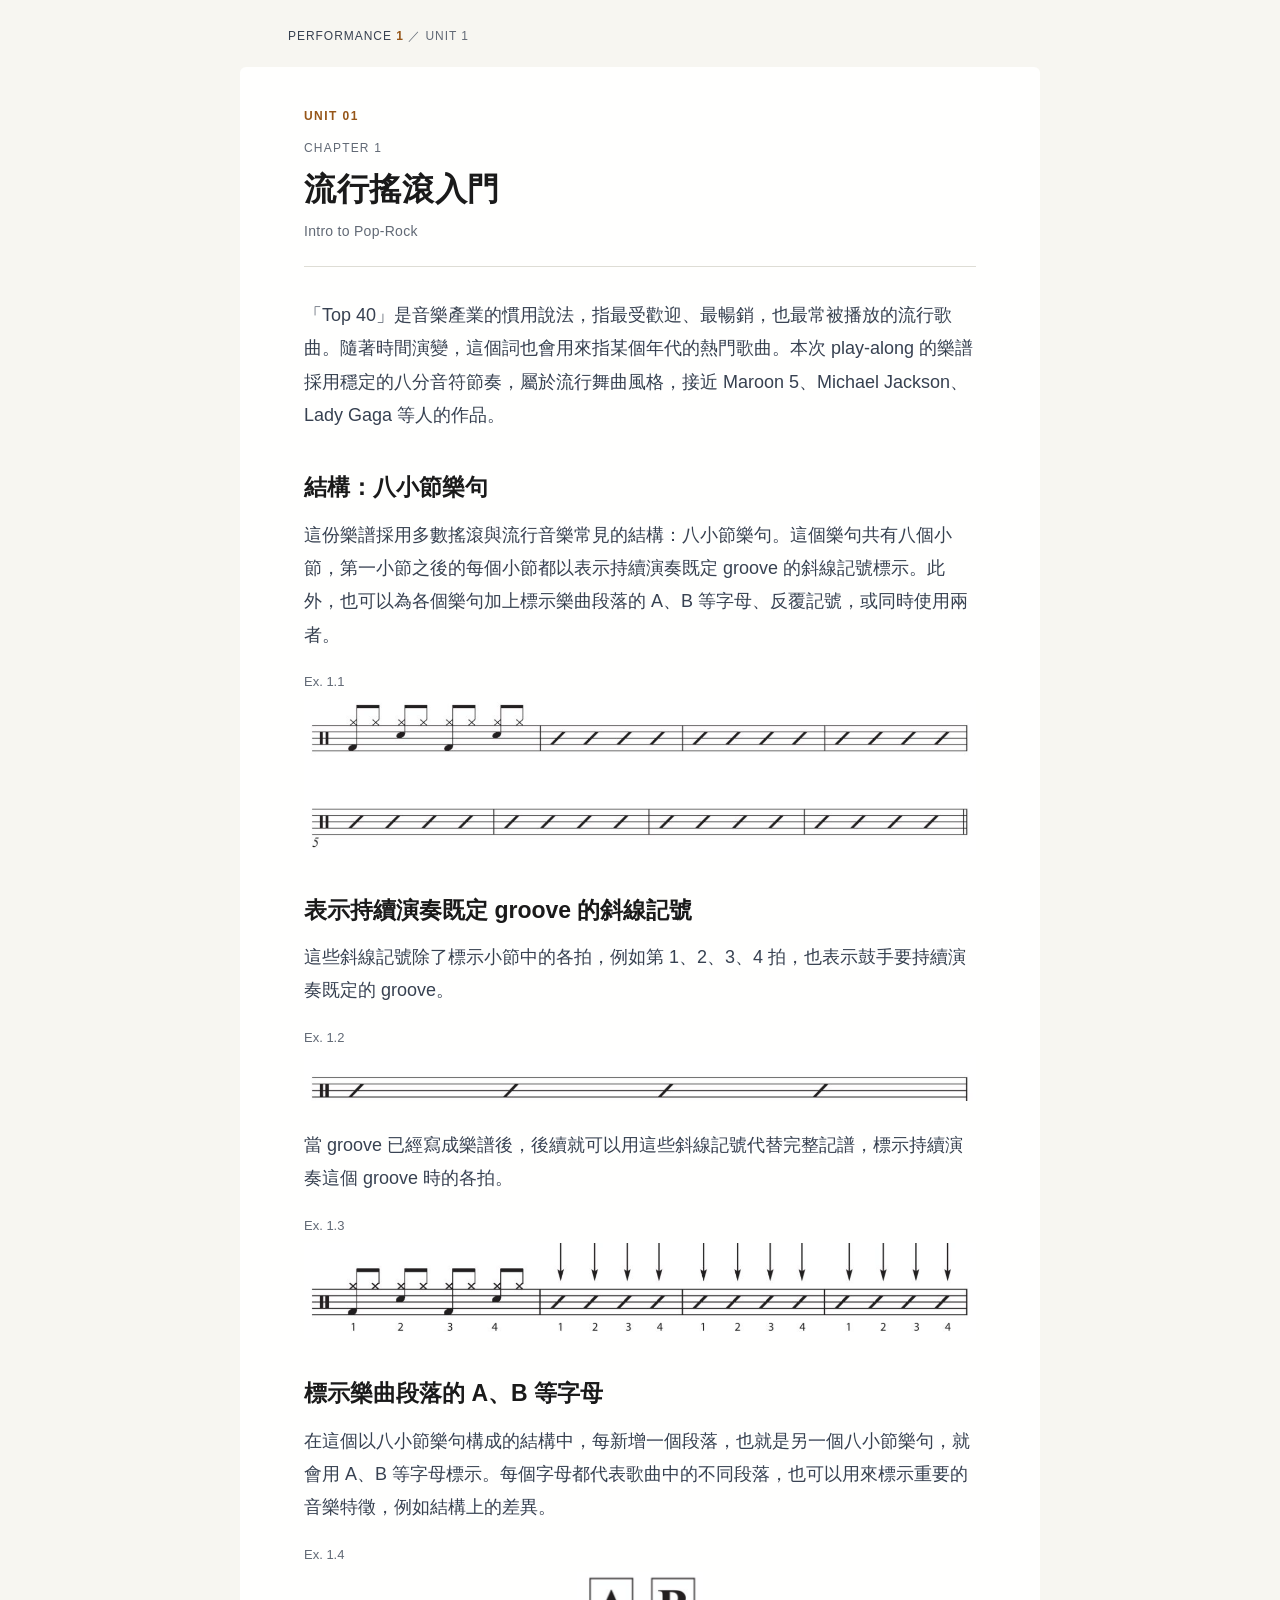
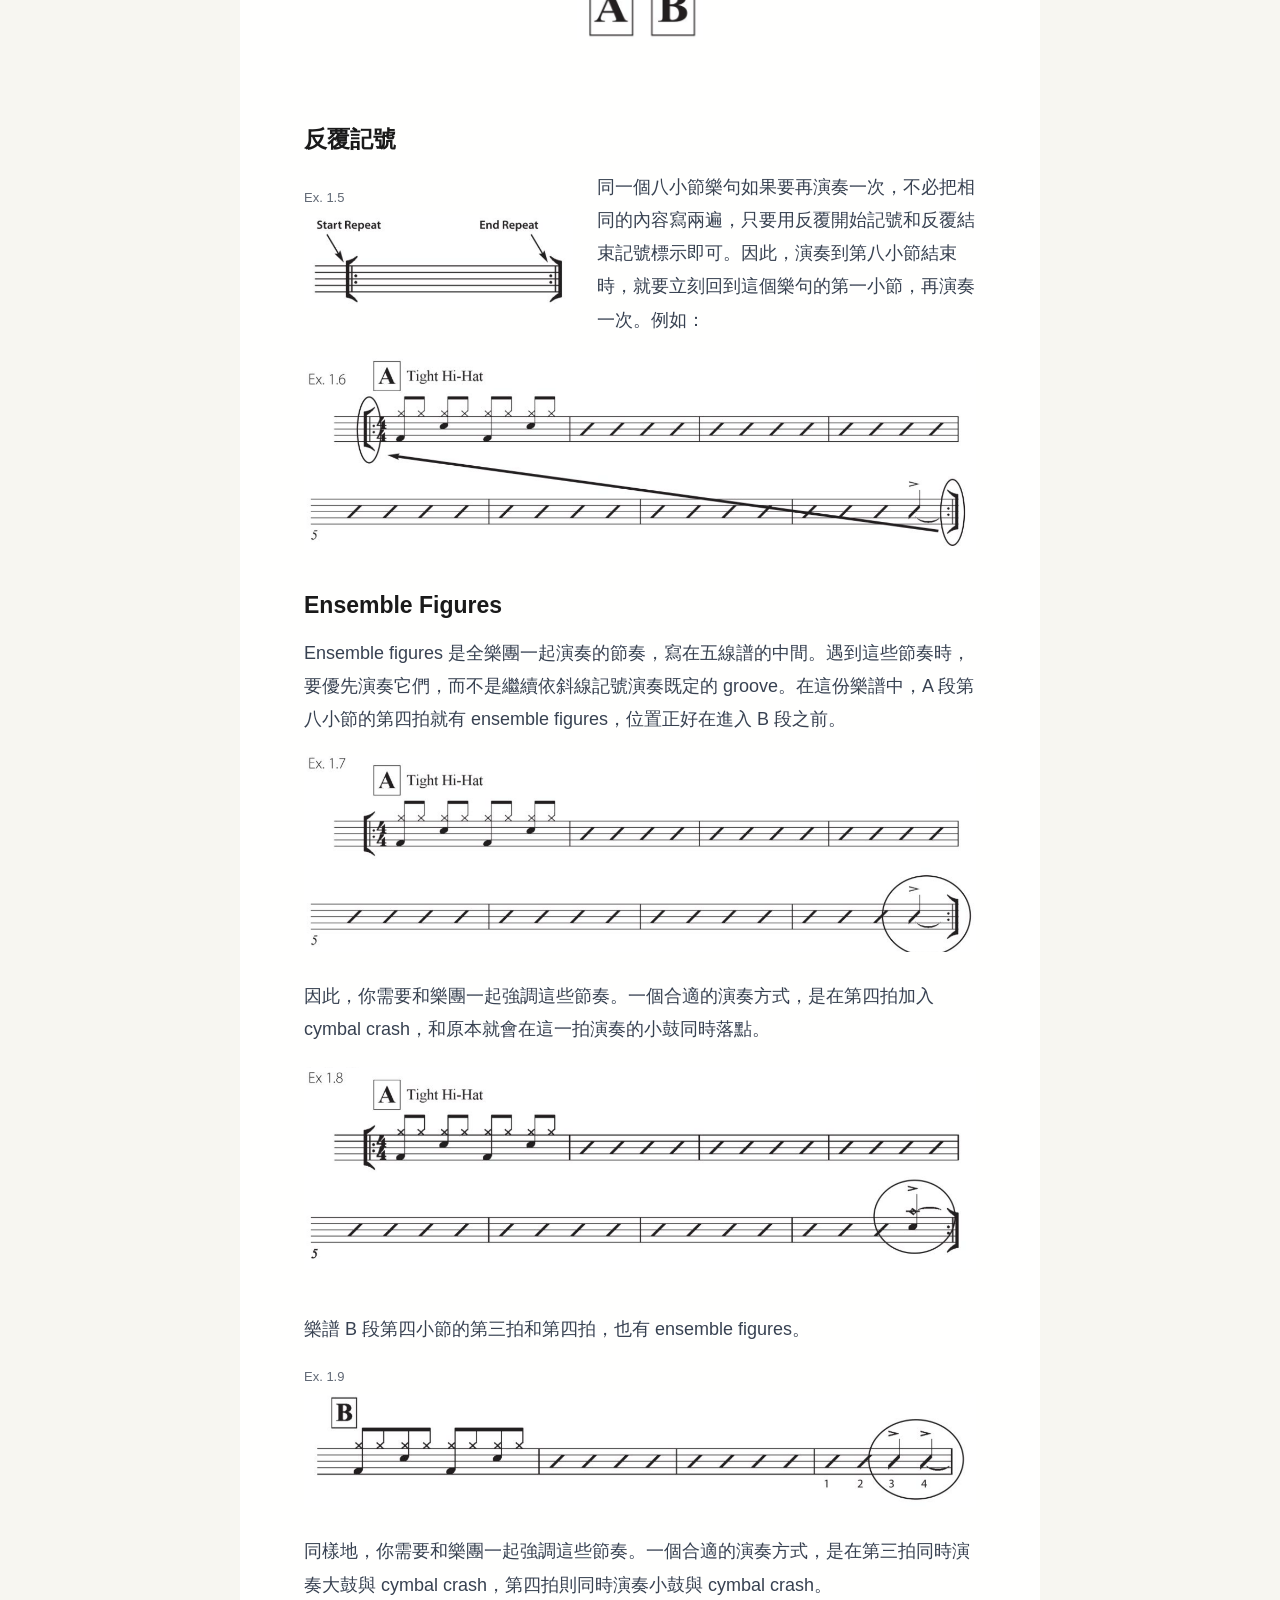
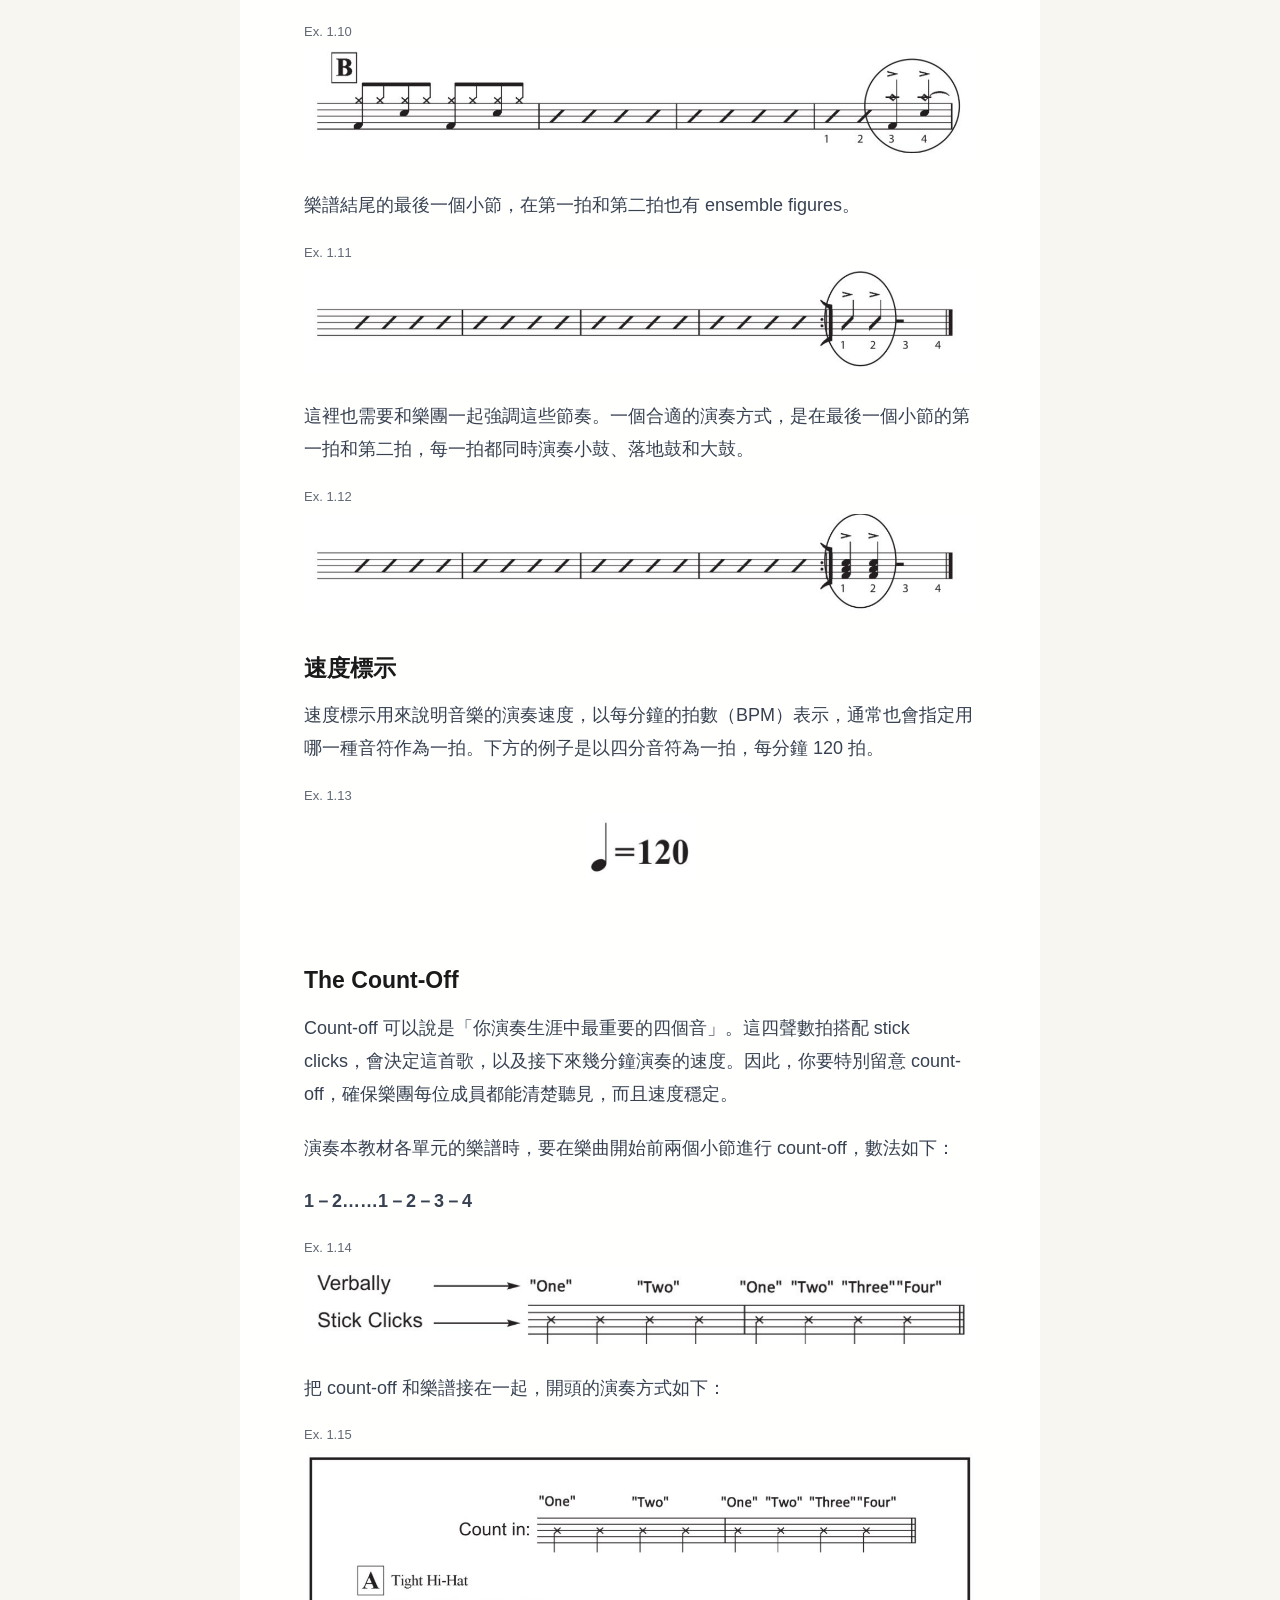
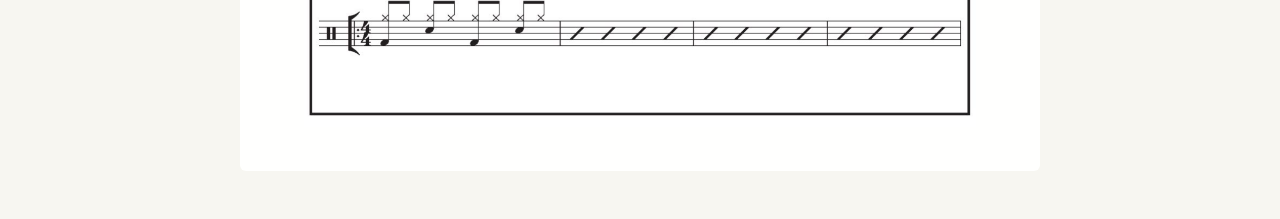
<file: index.html>
<!doctype html>
<html lang="zh-Hant-TW"><head><meta charset="utf-8"><meta name="viewport" content="width=device-width,initial-scale=1">
<meta name="description" content="Performance 1 · Unit 1：流行搖滾、演奏要點、play-along 與練習建議。"><meta name="theme-color" content="#1b1b1b"><title>第一章｜Performance 1</title><link rel="stylesheet" href="style.css?v=fc787db4d537"><link rel="icon" href="data:,"></head>
<body class="blog"><a class="skip" href="#content">跳至正文</a><header class="publication">PERFORMANCE <b>1</b> <span>／ UNIT 1</span></header><main id="content"><article class="post"><section class="sheet" id="page-1"><header class="chapter-head"><div class="unit">UNIT 01</div><h1><small>CHAPTER 1</small>流行搖滾入門</h1><div class="subtitle">Intro to Pop-Rock</div></header>
<p>「Top 40」是音樂產業的慣用說法，指最受歡迎、最暢銷，也最常被播放的流行歌曲。隨著時間演變，這個詞也會用來指某個年代的熱門歌曲。本次 play-along 的樂譜採用穩定的八分音符節奏，屬於流行舞曲風格，接近 Maroon 5、Michael Jackson、Lady Gaga 等人的作品。</p><h2>結構：八小節樂句</h2><p>這份樂譜採用多數搖滾與流行音樂常見的結構：八小節樂句。這個樂句共有八個小節，第一小節之後的每個小節都以表示持續演奏既定 groove 的斜線記號標示。此外，也可以為各個樂句加上標示樂曲段落的 A、B 等字母、反覆記號，或同時使用兩者。</p>
<figure id="ex-1" class="score"><figcaption>Ex. 1.1</figcaption>
<a href="assets/ex-1-01.png" target="_blank" rel="noopener" aria-label="放大Ex. 1.1"><img src="assets/ex-1-01.png" alt="原版鼓譜，Ex. 1.1" decoding="async"></a></figure>
<h2>表示持續演奏既定 groove 的斜線記號</h2><p>這些斜線記號除了標示小節中的各拍，例如第 1、2、3、4 拍，也表示鼓手要持續演奏既定的 groove。</p>
<figure id="ex-2" class="score"><figcaption>Ex. 1.2</figcaption>
<a href="assets/ex-1-02.png" target="_blank" rel="noopener" aria-label="放大Ex. 1.2"><img src="assets/ex-1-02.png" alt="原版鼓譜，Ex. 1.2" decoding="async"></a></figure>
<p>當 groove 已經寫成樂譜後，後續就可以用這些斜線記號代替完整記譜，標示持續演奏這個 groove 時的各拍。</p>
<figure id="ex-3" class="score"><figcaption>Ex. 1.3</figcaption>
<a href="assets/ex-1-03.png" target="_blank" rel="noopener" aria-label="放大Ex. 1.3"><img src="assets/ex-1-03.png" alt="原版鼓譜，Ex. 1.3" decoding="async"></a></figure>
<h2>標示樂曲段落的 A、B 等字母</h2><p>在這個以八小節樂句構成的結構中，每新增一個段落，也就是另一個八小節樂句，就會用 A、B 等字母標示。每個字母都代表歌曲中的不同段落，也可以用來標示重要的音樂特徵，例如結構上的差異。</p>
<figure id="ex-4" class="score compact"><figcaption>Ex. 1.4</figcaption>
<a href="assets/ex-1-04.png" target="_blank" rel="noopener" aria-label="放大Ex. 1.4"><img src="assets/ex-1-04.png" alt="原版鼓譜，Ex. 1.4" decoding="async"></a></figure></section><section class="sheet" id="page-2"><h2>反覆記號</h2><div class="repeat-layout"><figure id="ex-5" class="score"><figcaption>Ex. 1.5</figcaption>
<a href="assets/ex-1-05.png" target="_blank" rel="noopener" aria-label="放大Ex. 1.5"><img src="assets/ex-1-05.png" alt="原版鼓譜，Ex. 1.5" decoding="async"></a></figure><div>
<p>同一個八小節樂句如果要再演奏一次，不必把相同的內容寫兩遍，只要用反覆開始記號和反覆結束記號標示即可。因此，演奏到第八小節結束時，就要立刻回到這個樂句的第一小節，再演奏一次。例如：</p>
</div></div><figure id="ex-6" class="score original-number"><figcaption>Ex. 1.6</figcaption>
<a href="assets/ex-1-06.png" target="_blank" rel="noopener" aria-label="放大Ex. 1.6"><img src="assets/ex-1-06.png" alt="原版鼓譜，Ex. 1.6" decoding="async"></a></figure><h2>Ensemble Figures</h2><p>Ensemble figures 是全樂團一起演奏的節奏，寫在五線譜的中間。遇到這些節奏時，要優先演奏它們，而不是繼續依斜線記號演奏既定的 groove。在這份樂譜中，A 段第八小節的第四拍就有 ensemble figures，位置正好在進入 B 段之前。</p>
<figure id="ex-7" class="score original-number"><figcaption>Ex. 1.7</figcaption>
<a href="assets/ex-1-07.png" target="_blank" rel="noopener" aria-label="放大Ex. 1.7"><img src="assets/ex-1-07.png" alt="原版鼓譜，Ex. 1.7" decoding="async"></a></figure><p>因此，你需要和樂團一起強調這些節奏。一個合適的演奏方式，是在第四拍加入 cymbal crash，和原本就會在這一拍演奏的小鼓同時落點。</p>
<figure id="ex-8" class="score original-number"><figcaption>Ex. 1.8</figcaption>
<a href="assets/ex-1-08.png" target="_blank" rel="noopener" aria-label="放大Ex. 1.8"><img src="assets/ex-1-08.png" alt="原版鼓譜，Ex. 1.8" decoding="async"></a></figure></section><section class="sheet" id="page-3"><p>樂譜 B 段第四小節的第三拍和第四拍，也有 ensemble figures。</p>
<figure id="ex-9" class="score"><figcaption>Ex. 1.9</figcaption>
<a href="assets/ex-1-09.png" target="_blank" rel="noopener" aria-label="放大Ex. 1.9"><img src="assets/ex-1-09.png" alt="原版鼓譜，Ex. 1.9" decoding="async"></a></figure><p>同樣地，你需要和樂團一起強調這些節奏。一個合適的演奏方式，是在第三拍同時演奏大鼓與 cymbal crash，第四拍則同時演奏小鼓與 cymbal crash。</p>
<figure id="ex-10" class="score"><figcaption>Ex. 1.10</figcaption>
<a href="assets/ex-1-10.png" target="_blank" rel="noopener" aria-label="放大Ex. 1.10"><img src="assets/ex-1-10.png" alt="原版鼓譜，Ex. 1.10" decoding="async"></a></figure><p>樂譜結尾的最後一個小節，在第一拍和第二拍也有 ensemble figures。</p>
<figure id="ex-11" class="score"><figcaption>Ex. 1.11</figcaption>
<a href="assets/ex-1-11.png" target="_blank" rel="noopener" aria-label="放大Ex. 1.11"><img src="assets/ex-1-11.png" alt="原版鼓譜，Ex. 1.11" decoding="async"></a></figure><p>這裡也需要和樂團一起強調這些節奏。一個合適的演奏方式，是在最後一個小節的第一拍和第二拍，每一拍都同時演奏小鼓、落地鼓和大鼓。</p>
<figure id="ex-12" class="score"><figcaption>Ex. 1.12</figcaption>
<a href="assets/ex-1-12.png" target="_blank" rel="noopener" aria-label="放大Ex. 1.12"><img src="assets/ex-1-12.png" alt="原版鼓譜，Ex. 1.12" decoding="async"></a></figure><h2>速度標示</h2><p>速度標示用來說明音樂的演奏速度，以每分鐘的拍數（BPM）表示，通常也會指定用哪一種音符作為一拍。下方的例子是以四分音符為一拍，每分鐘 120 拍。</p>
<figure id="ex-13" class="score compact"><figcaption>Ex. 1.13</figcaption>
<a href="assets/ex-1-13.png" target="_blank" rel="noopener" aria-label="放大Ex. 1.13"><img src="assets/ex-1-13.png" alt="原版鼓譜，Ex. 1.13" decoding="async"></a></figure></section><section class="sheet" id="page-4"><h2>The Count-Off</h2><p>Count-off 可以說是「你演奏生涯中最重要的四個音」。這四聲數拍搭配 stick clicks，會決定這首歌，以及接下來幾分鐘演奏的速度。因此，你要特別留意 count-off，確保樂團每位成員都能清楚聽見，而且速度穩定。</p>
<p>演奏本教材各單元的樂譜時，要在樂曲開始前兩個小節進行 count-off，數法如下：</p>
<p><strong>1－2……1－2－3－4</strong></p>
<figure id="ex-14" class="score"><figcaption>Ex. 1.14</figcaption>
<a href="assets/ex-1-14.png" target="_blank" rel="noopener" aria-label="放大Ex. 1.14"><img src="assets/ex-1-14.png" alt="原版鼓譜，Ex. 1.14" decoding="async"></a></figure><p>把 count-off 和樂譜接在一起，開頭的演奏方式如下：</p>
<figure id="ex-15" class="score"><figcaption>Ex. 1.15</figcaption>
<a href="assets/ex-1-15.png" target="_blank" rel="noopener" aria-label="放大Ex. 1.15"><img src="assets/ex-1-15.png" alt="原版鼓譜，Ex. 1.15" decoding="async"></a></figure></section></article></main></body></html>
</file>
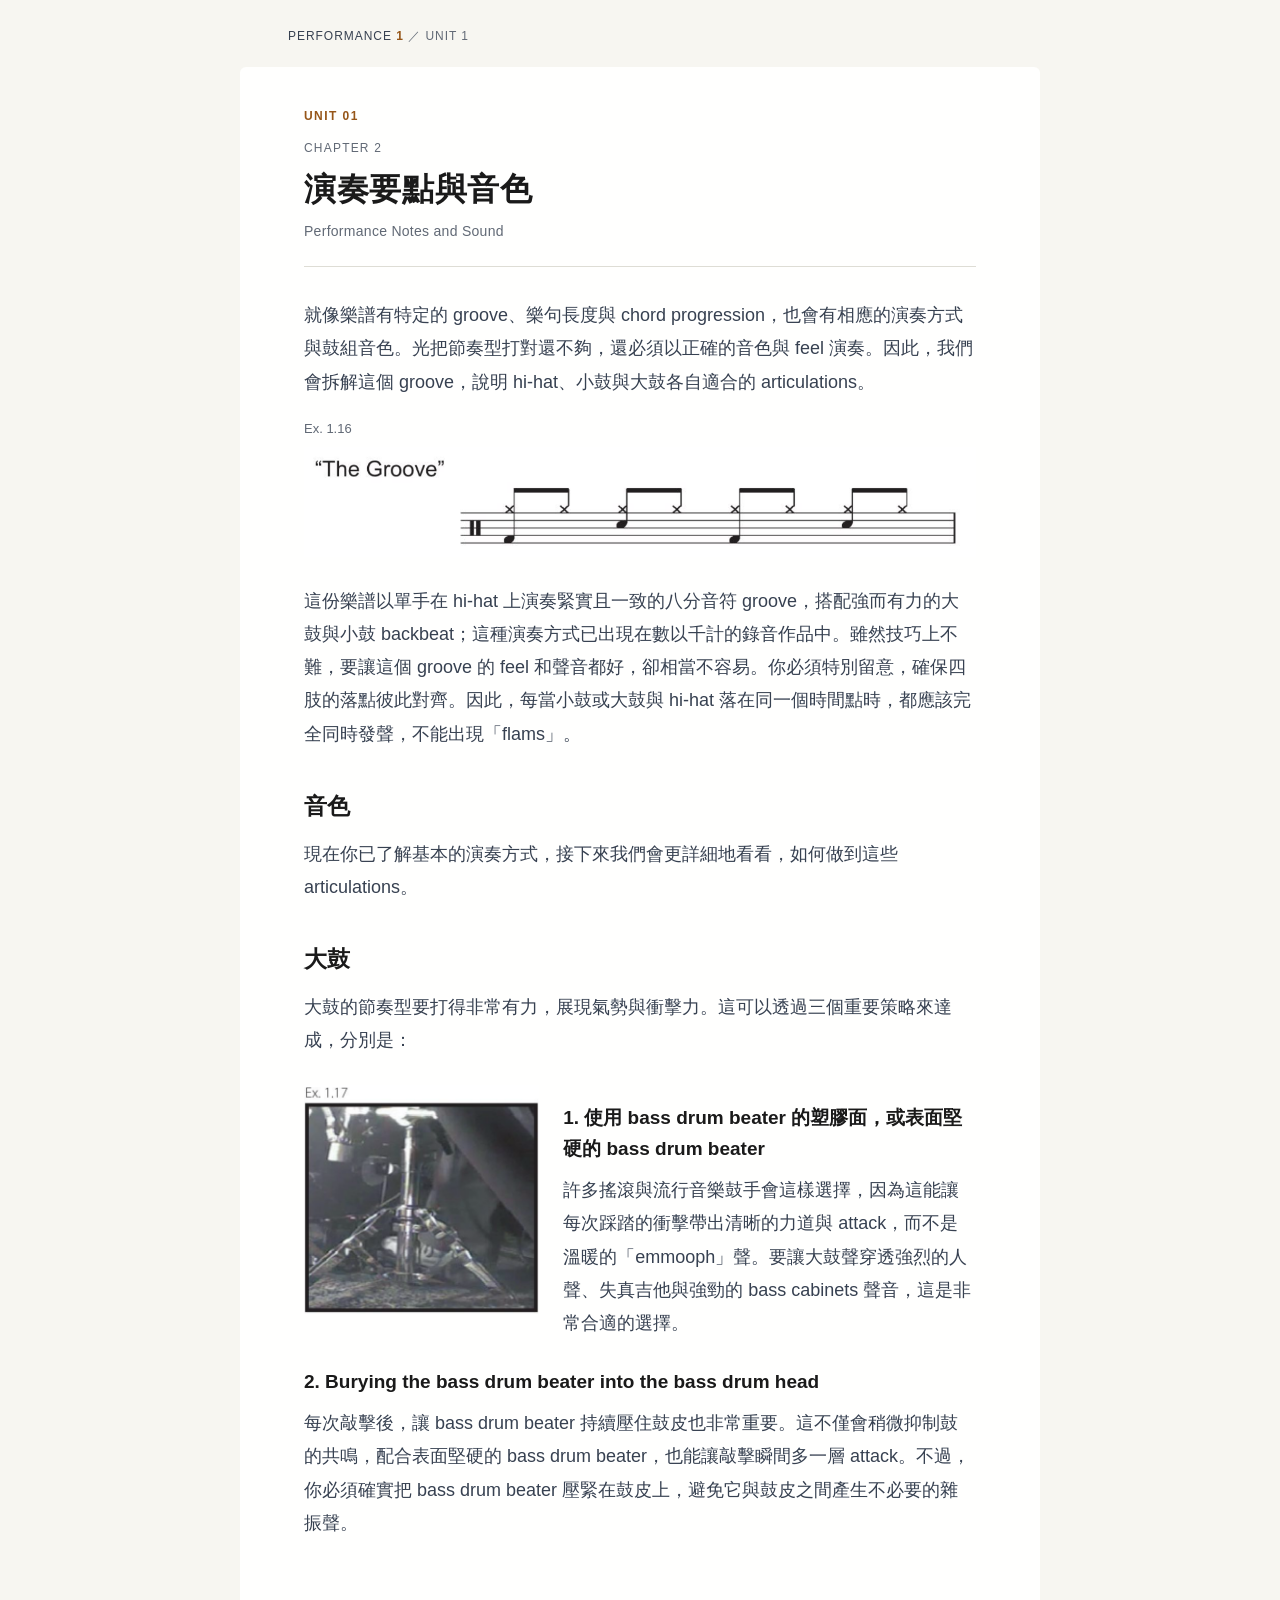
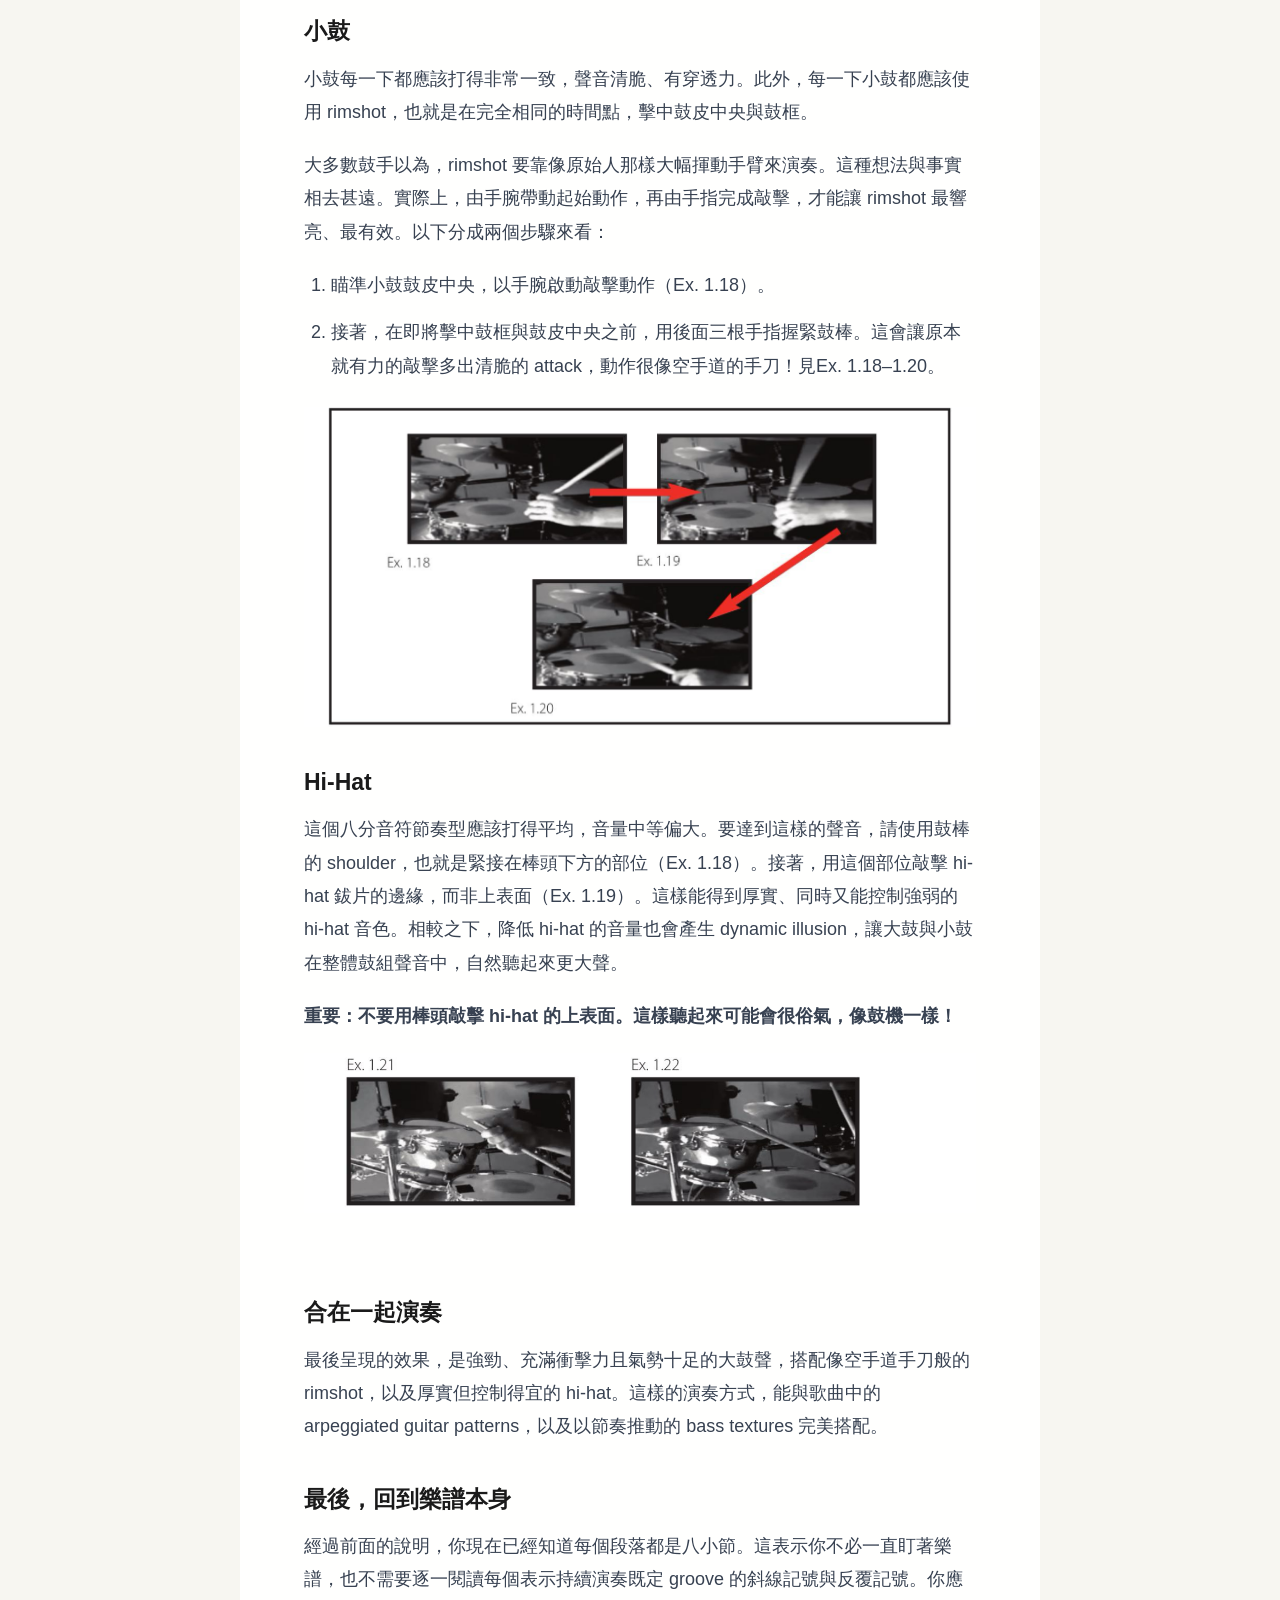
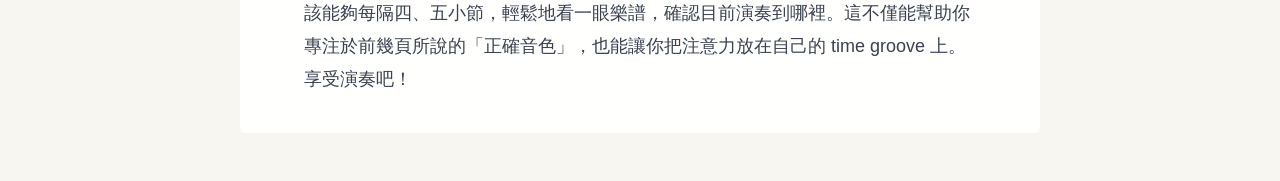
<file: chapter-2.html>
<!doctype html>
<html lang="zh-Hant-TW"><head><meta charset="utf-8"><meta name="viewport" content="width=device-width,initial-scale=1">
<meta name="description" content="Performance 1 · Unit 1：流行搖滾、演奏要點、play-along 與練習建議。"><meta name="theme-color" content="#1b1b1b"><title>第二章｜Performance 1</title><link rel="stylesheet" href="style.css?v=fc787db4d537"><link rel="icon" href="data:,"></head>
<body class="blog"><a class="skip" href="#content">跳至正文</a><header class="publication">PERFORMANCE <b>1</b> <span>／ UNIT 1</span></header><main id="content"><article class="post"><section class="sheet chapter-two chapter-opening" id="page-5"><header class="chapter-head"><div class="unit">UNIT 01</div><h1><small>CHAPTER 2</small>演奏要點與音色</h1><div class="subtitle">Performance Notes and Sound</div></header><p>就像樂譜有特定的 groove、樂句長度與 chord progression，也會有相應的演奏方式與鼓組音色。光把節奏型打對還不夠，還必須以正確的音色與 feel 演奏。因此，我們會拆解這個 groove，說明 hi-hat、小鼓與大鼓各自適合的 articulations。</p>
<figure class="score" id="ex-16"><figcaption>Ex. 1.16</figcaption><a href="assets/ex-1-16.png" target="_blank" rel="noopener" aria-label="放大 Ex. 1.16"><img src="assets/ex-1-16.png" alt="Ex. 1.16 原版樂譜或演奏示範" decoding="async"></a></figure><p>這份樂譜以單手在 hi-hat 上演奏緊實且一致的八分音符 groove，搭配強而有力的大鼓與小鼓 backbeat；這種演奏方式已出現在數以千計的錄音作品中。雖然技巧上不難，要讓這個 groove 的 feel 和聲音都好，卻相當不容易。你必須特別留意，確保四肢的落點彼此對齊。因此，每當小鼓或大鼓與 hi-hat 落在同一個時間點時，都應該完全同時發聲，不能出現「flams」。</p><h2>音色</h2><p>現在你已了解基本的演奏方式，接下來我們會更詳細地看看，如何做到這些 articulations。</p><h2>大鼓</h2><p>大鼓的節奏型要打得非常有力，展現氣勢與衝擊力。這可以透過三個重要策略來達成，分別是：</p>
<div class="bass-details"><figure class="score source-number" id="ex-17"><figcaption>Ex. 1.17</figcaption><a href="assets/ex-1-17.png" target="_blank" rel="noopener" aria-label="放大 Ex. 1.17"><img src="assets/ex-1-17.png" alt="Ex. 1.17 原版樂譜或演奏示範" decoding="async"></a></figure><h3>1. 使用 bass drum beater 的塑膠面，或表面堅硬的 bass drum beater</h3><p>許多搖滾與流行音樂鼓手會這樣選擇，因為這能讓每次踩踏的衝擊帶出清晰的力道與 attack，而不是溫暖的「emmooph」聲。要讓大鼓聲穿透強烈的人聲、失真吉他與強勁的 bass cabinets 聲音，這是非常合適的選擇。</p><h3>2. Burying the bass drum beater into the bass drum head</h3><p>每次敲擊後，讓 bass drum beater 持續壓住鼓皮也非常重要。這不僅會稍微抑制鼓的共鳴，配合表面堅硬的 bass drum beater，也能讓敲擊瞬間多一層 attack。不過，你必須確實把 bass drum beater 壓緊在鼓皮上，避免它與鼓皮之間產生不必要的雜振聲。</p></div></section><section class="sheet chapter-two" id="page-6"><h2>小鼓</h2><p>小鼓每一下都應該打得非常一致，聲音清脆、有穿透力。此外，每一下小鼓都應該使用 rimshot，也就是在完全相同的時間點，擊中鼓皮中央與鼓框。</p><p>大多數鼓手以為，rimshot 要靠像原始人那樣大幅揮動手臂來演奏。這種想法與事實相去甚遠。實際上，由手腕帶動起始動作，再由手指完成敲擊，才能讓 rimshot 最響亮、最有效。以下分成兩個步驟來看：</p>
<ol><li>瞄準小鼓鼓皮中央，以手腕啟動敲擊動作（Ex. 1.18）。</li><li>接著，在即將擊中鼓框與鼓皮中央之前，用後面三根手指握緊鼓棒。這會讓原本就有力的敲擊多出清脆的 attack，動作很像空手道的手刀！見Ex. 1.18–1.20。</li></ol>
<figure class="score source-number" id="ex-18-20"><figcaption>Ex. 1.18–1.20</figcaption><a href="assets/ex-1-18-20.png" target="_blank" rel="noopener" aria-label="放大 Ex. 1.18–1.20"><img src="assets/ex-1-18-20.png" alt="Ex. 1.18–1.20 原版樂譜或演奏示範" decoding="async"></a></figure><h2>Hi-Hat</h2><p>這個八分音符節奏型應該打得平均，音量中等偏大。要達到這樣的聲音，請使用鼓棒的 shoulder，也就是緊接在棒頭下方的部位（Ex. 1.18）。接著，用這個部位敲擊 hi-hat 鈸片的邊緣，而非上表面（Ex. 1.19）。這樣能得到厚實、同時又能控制強弱的 hi-hat 音色。相較之下，降低 hi-hat 的音量也會產生 dynamic illusion，讓大鼓與小鼓在整體鼓組聲音中，自然聽起來更大聲。</p>
<p><strong>重要：不要用棒頭敲擊 hi-hat 的上表面。這樣聽起來可能會很俗氣，像鼓機一樣！</strong></p>
<figure class="score source-number" id="ex-21-22"><figcaption>Ex. 1.21–1.22</figcaption><a href="assets/ex-1-21-22.png" target="_blank" rel="noopener" aria-label="放大 Ex. 1.21–1.22"><img src="assets/ex-1-21-22.png" alt="Ex. 1.21–1.22 原版樂譜或演奏示範" decoding="async"></a></figure></section><section class="sheet chapter-two" id="page-7"><h2>合在一起演奏</h2><p>最後呈現的效果，是強勁、充滿衝擊力且氣勢十足的大鼓聲，搭配像空手道手刀般的 rimshot，以及厚實但控制得宜的 hi-hat。這樣的演奏方式，能與歌曲中的 arpeggiated guitar patterns，以及以節奏推動的 bass textures 完美搭配。</p><h2>最後，回到樂譜本身</h2><p>經過前面的說明，你現在已經知道每個段落都是八小節。這表示你不必一直盯著樂譜，也不需要逐一閱讀每個表示持續演奏既定 groove 的斜線記號與反覆記號。你應該能夠每隔四、五小節，輕鬆地看一眼樂譜，確認目前演奏到哪裡。這不僅能幫助你專注於前幾頁所說的「正確音色」，也能讓你把注意力放在自己的 time groove 上。享受演奏吧！</p></section></article></main></body></html>
</file>
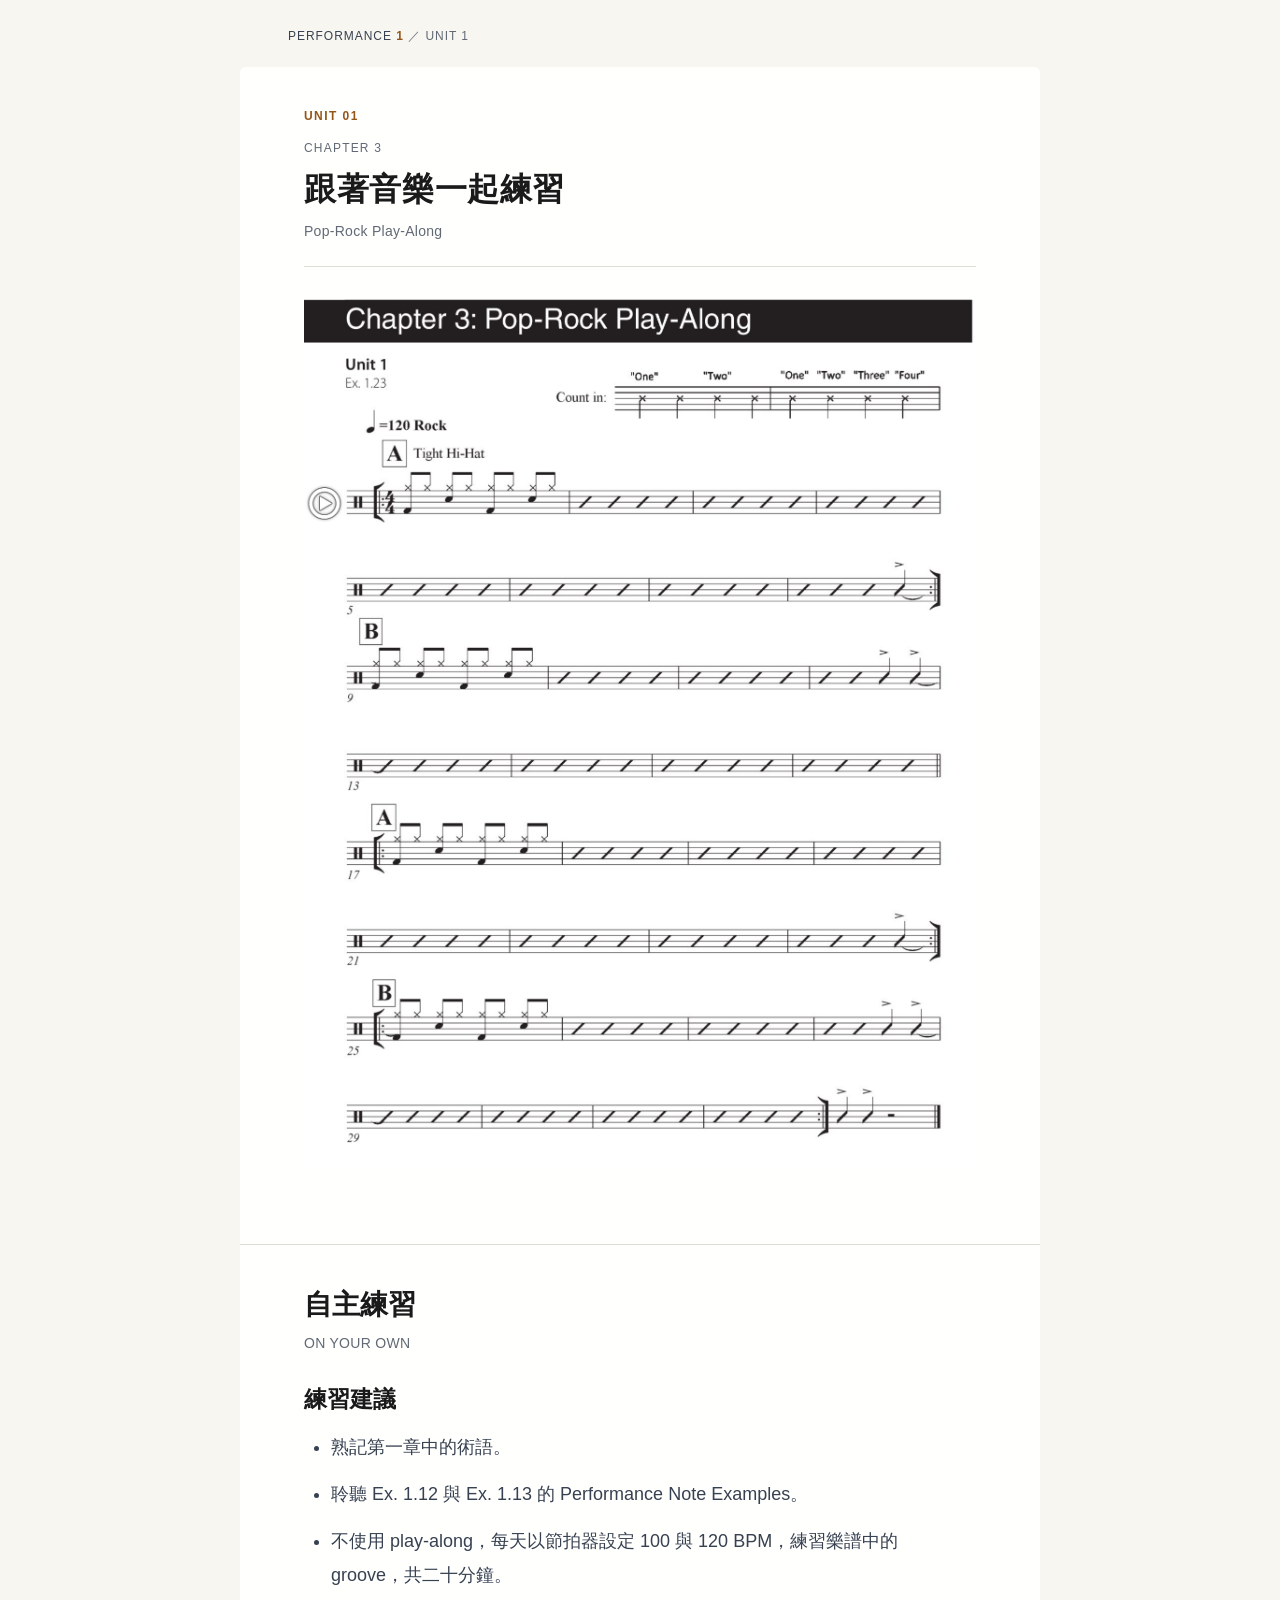
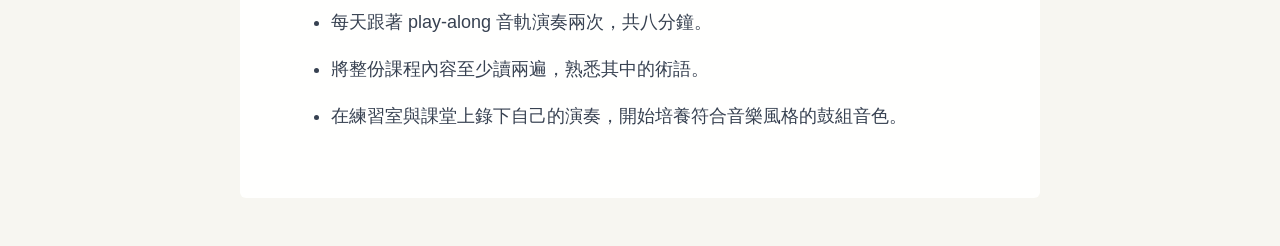
<file: chapter-3.html>
<!doctype html>
<html lang="zh-Hant-TW"><head><meta charset="utf-8"><meta name="viewport" content="width=device-width,initial-scale=1">
<meta name="description" content="Performance 1 · Unit 1：流行搖滾、演奏要點、play-along 與練習建議。"><meta name="theme-color" content="#1b1b1b"><title>第三章／練習建議｜Performance 1</title><link rel="stylesheet" href="style.css?v=fc787db4d537"><link rel="icon" href="data:,"></head>
<body class="blog"><a class="skip" href="#content">跳至正文</a><header class="publication">PERFORMANCE <b>1</b> <span>／ UNIT 1</span></header><main id="content"><article class="post"><section class="sheet score-page chapter-opening" id="page-8"><header class="chapter-head"><div class="unit">UNIT 01</div><h1><small>CHAPTER 3</small>跟著音樂一起練習</h1><div class="subtitle">Pop-Rock Play-Along</div></header><figure class="score source-number" id="ex-23"><figcaption>Ex. 1.23</figcaption><a href="assets/ex-1-23.png" target="_blank" rel="noopener" aria-label="放大 Ex. 1.23"><img src="assets/ex-1-23.png" alt="Ex. 1.23 原版樂譜或演奏示範" decoding="async"></a></figure></section><section class="sheet practice-page" id="page-9"><header class="practice-head"><h1 class="practice-title">自主練習</h1><div class="subtitle">ON YOUR OWN</div></header><h2>練習建議</h2><ul><li>熟記第一章中的術語。</li><li>聆聽 Ex. 1.12 與 Ex. 1.13 的 Performance Note Examples。</li><li>不使用 play-along，每天以節拍器設定 100 與 120 BPM，練習樂譜中的 groove，共二十分鐘。</li><li>每天跟著 play-along 音軌演奏兩次，共八分鐘。</li><li>將整份課程內容至少讀兩遍，熟悉其中的術語。</li><li>在練習室與課堂上錄下自己的演奏，開始培養符合音樂風格的鼓組音色。</li></ul></section></article></main></body></html>
</file>
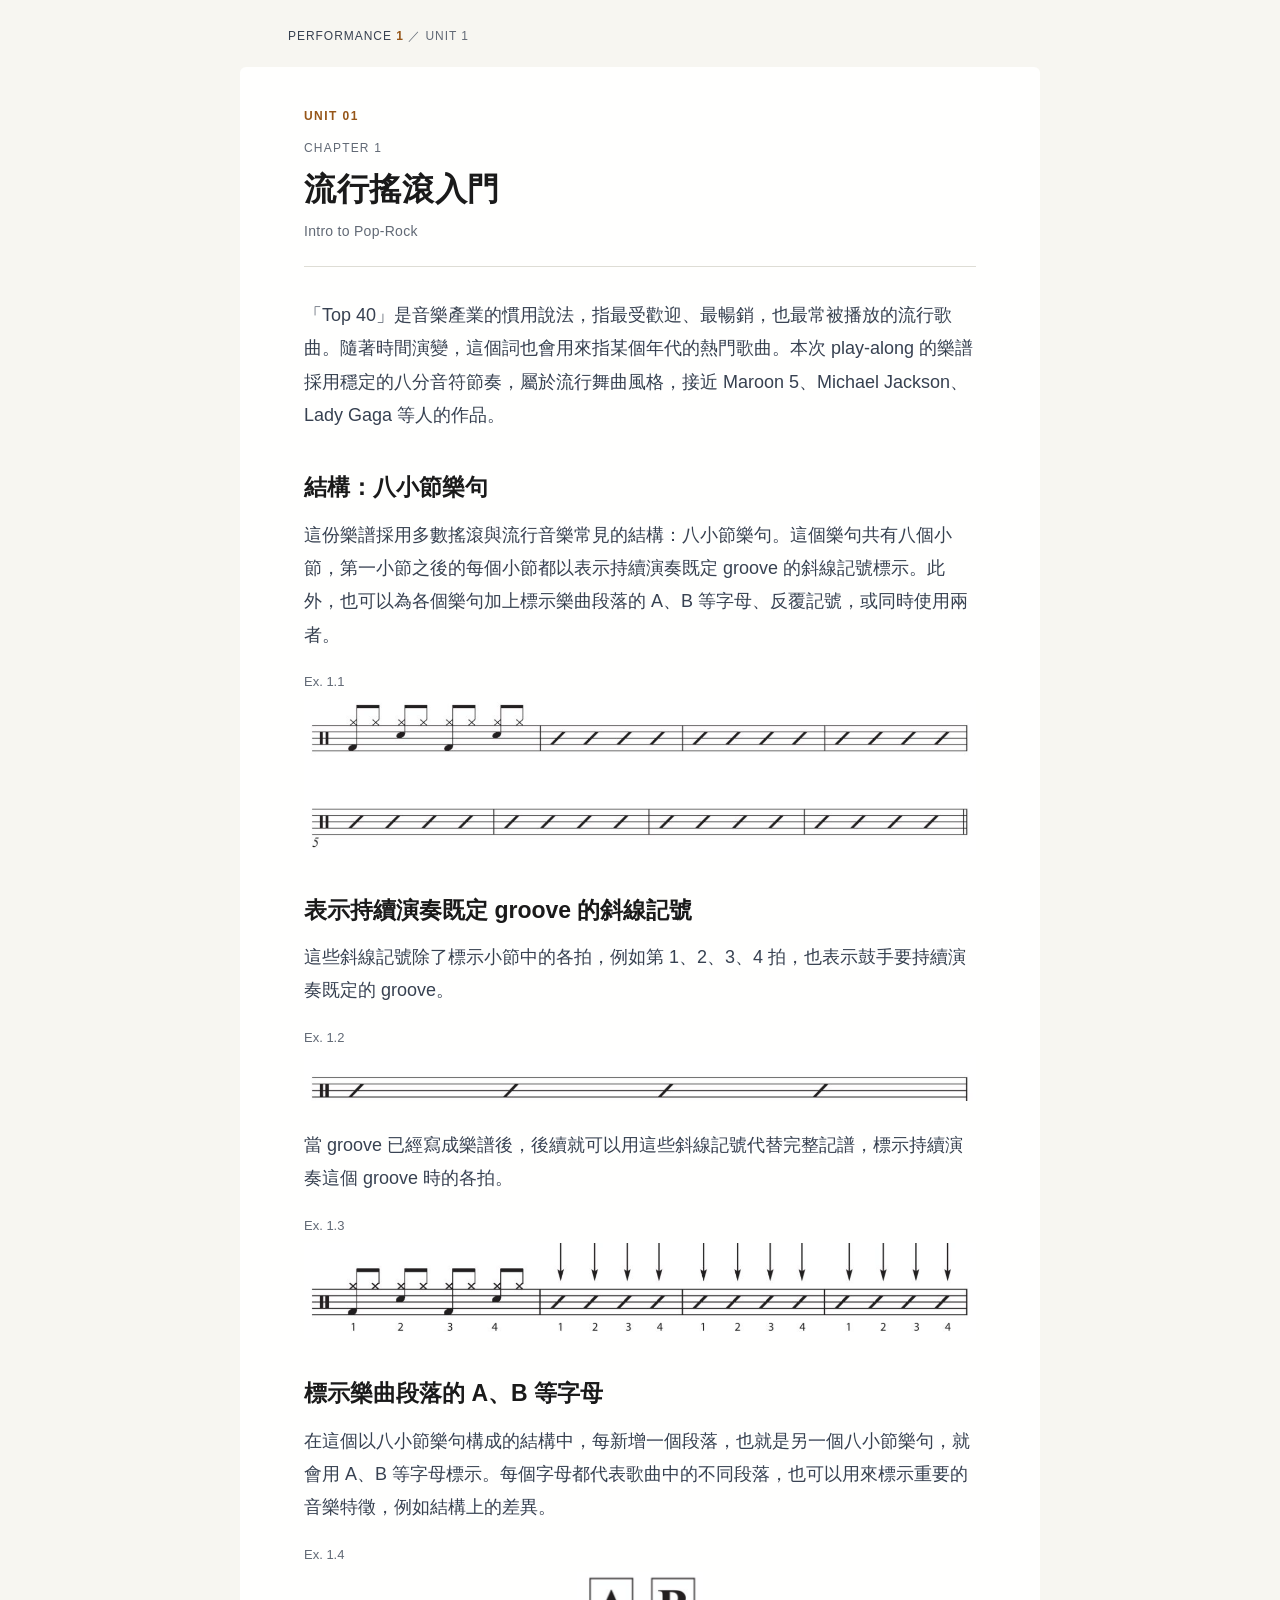
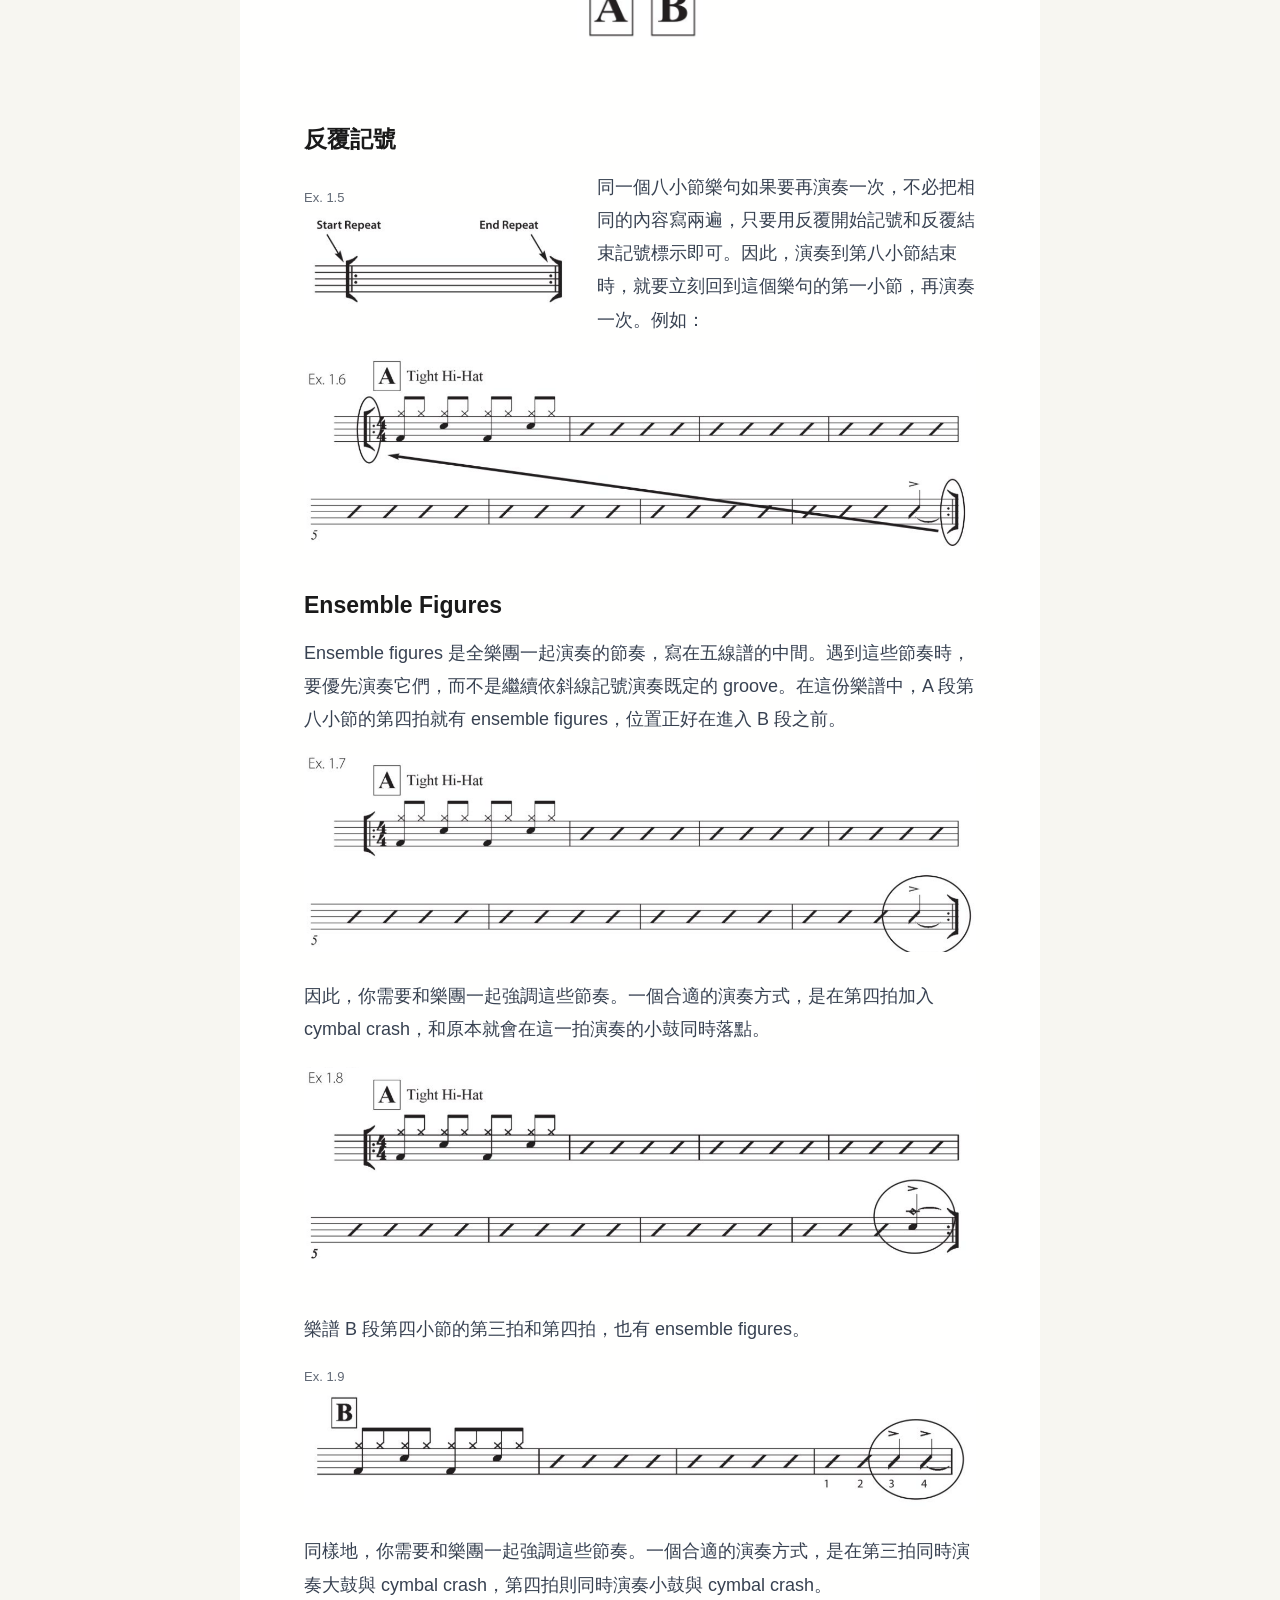
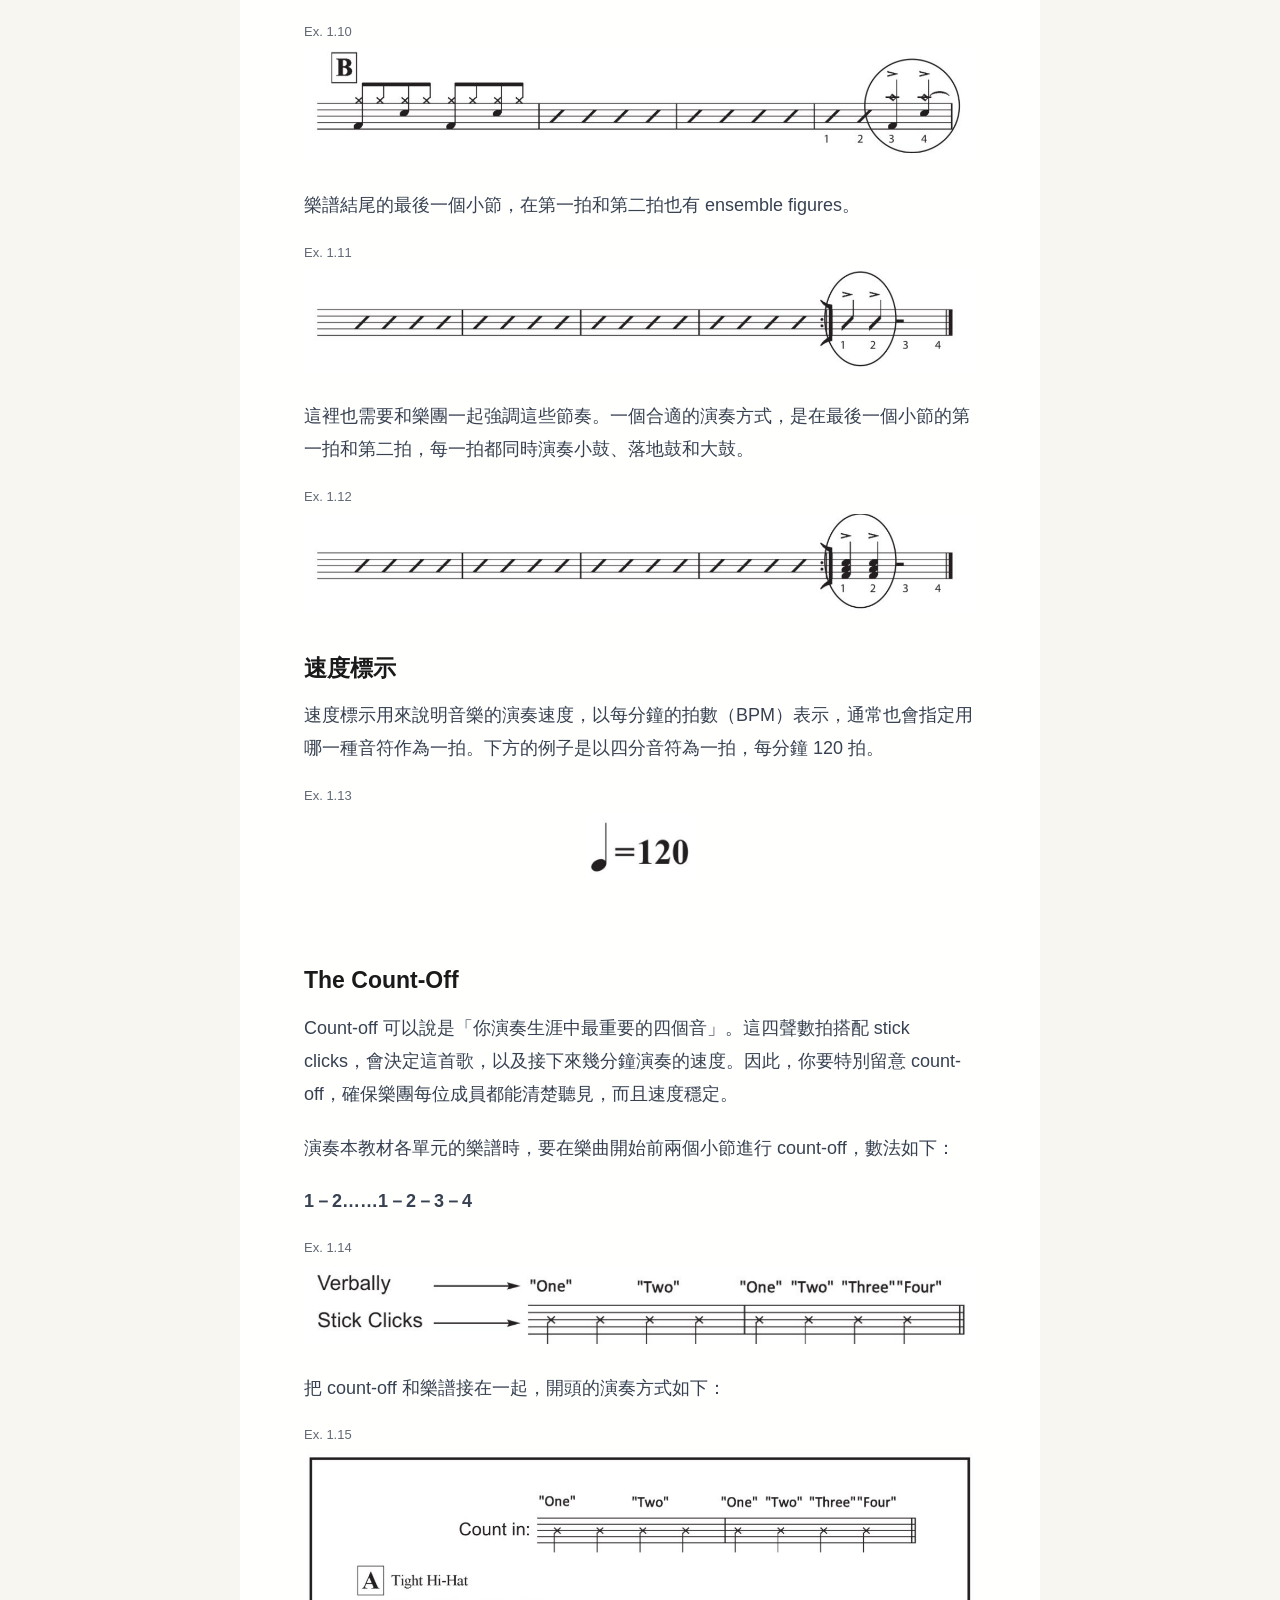
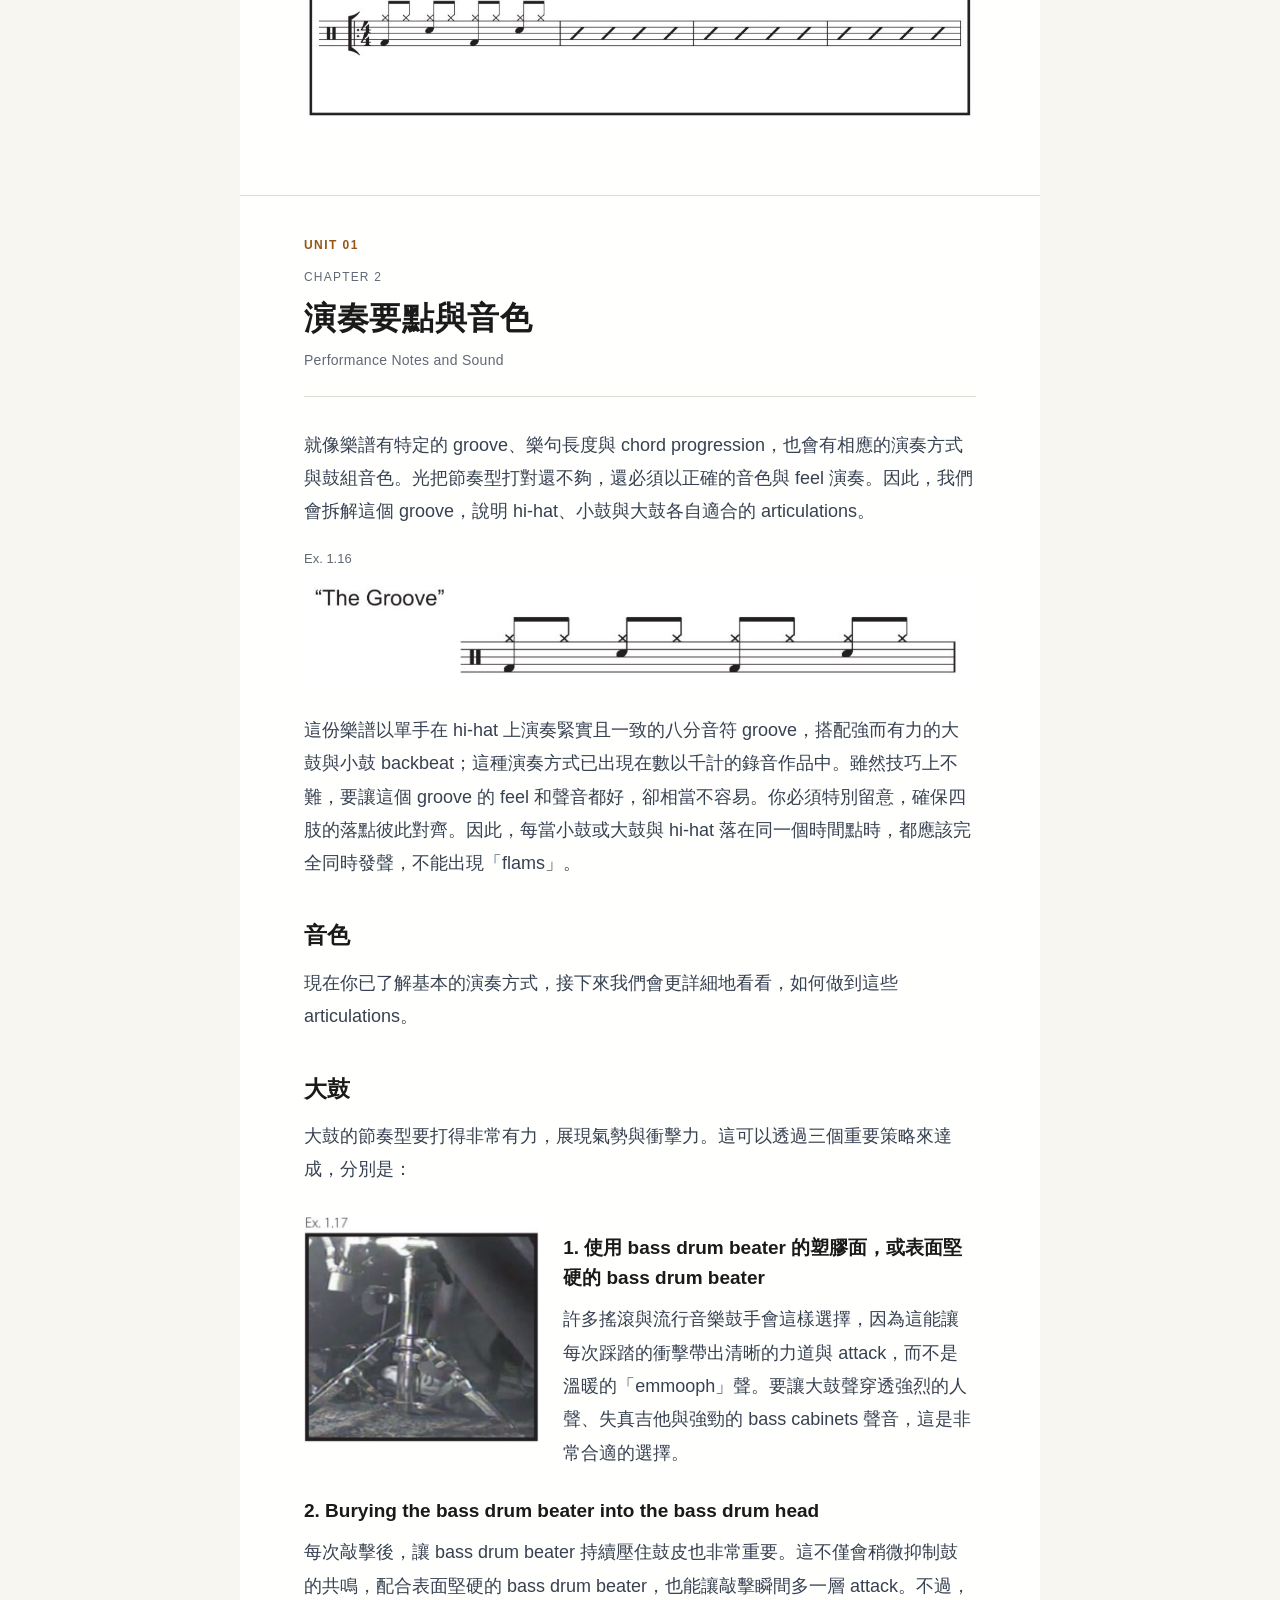
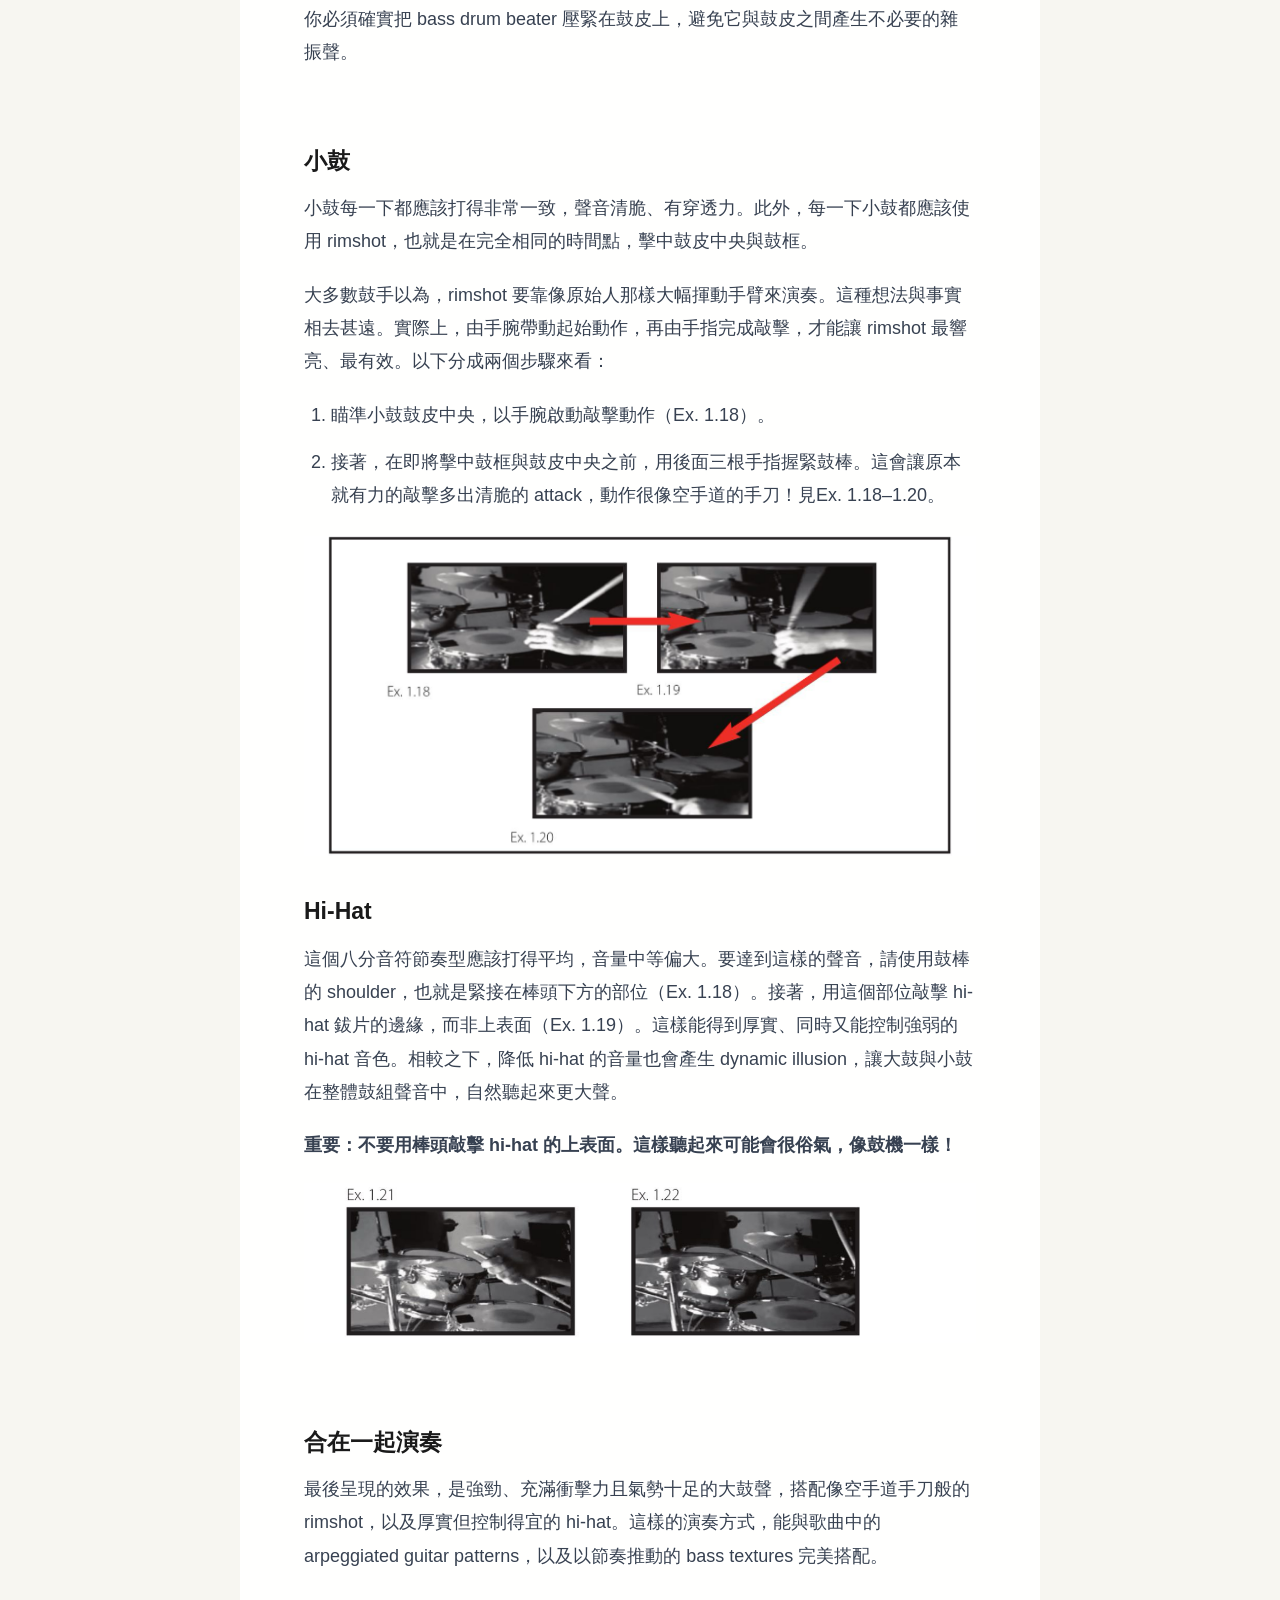
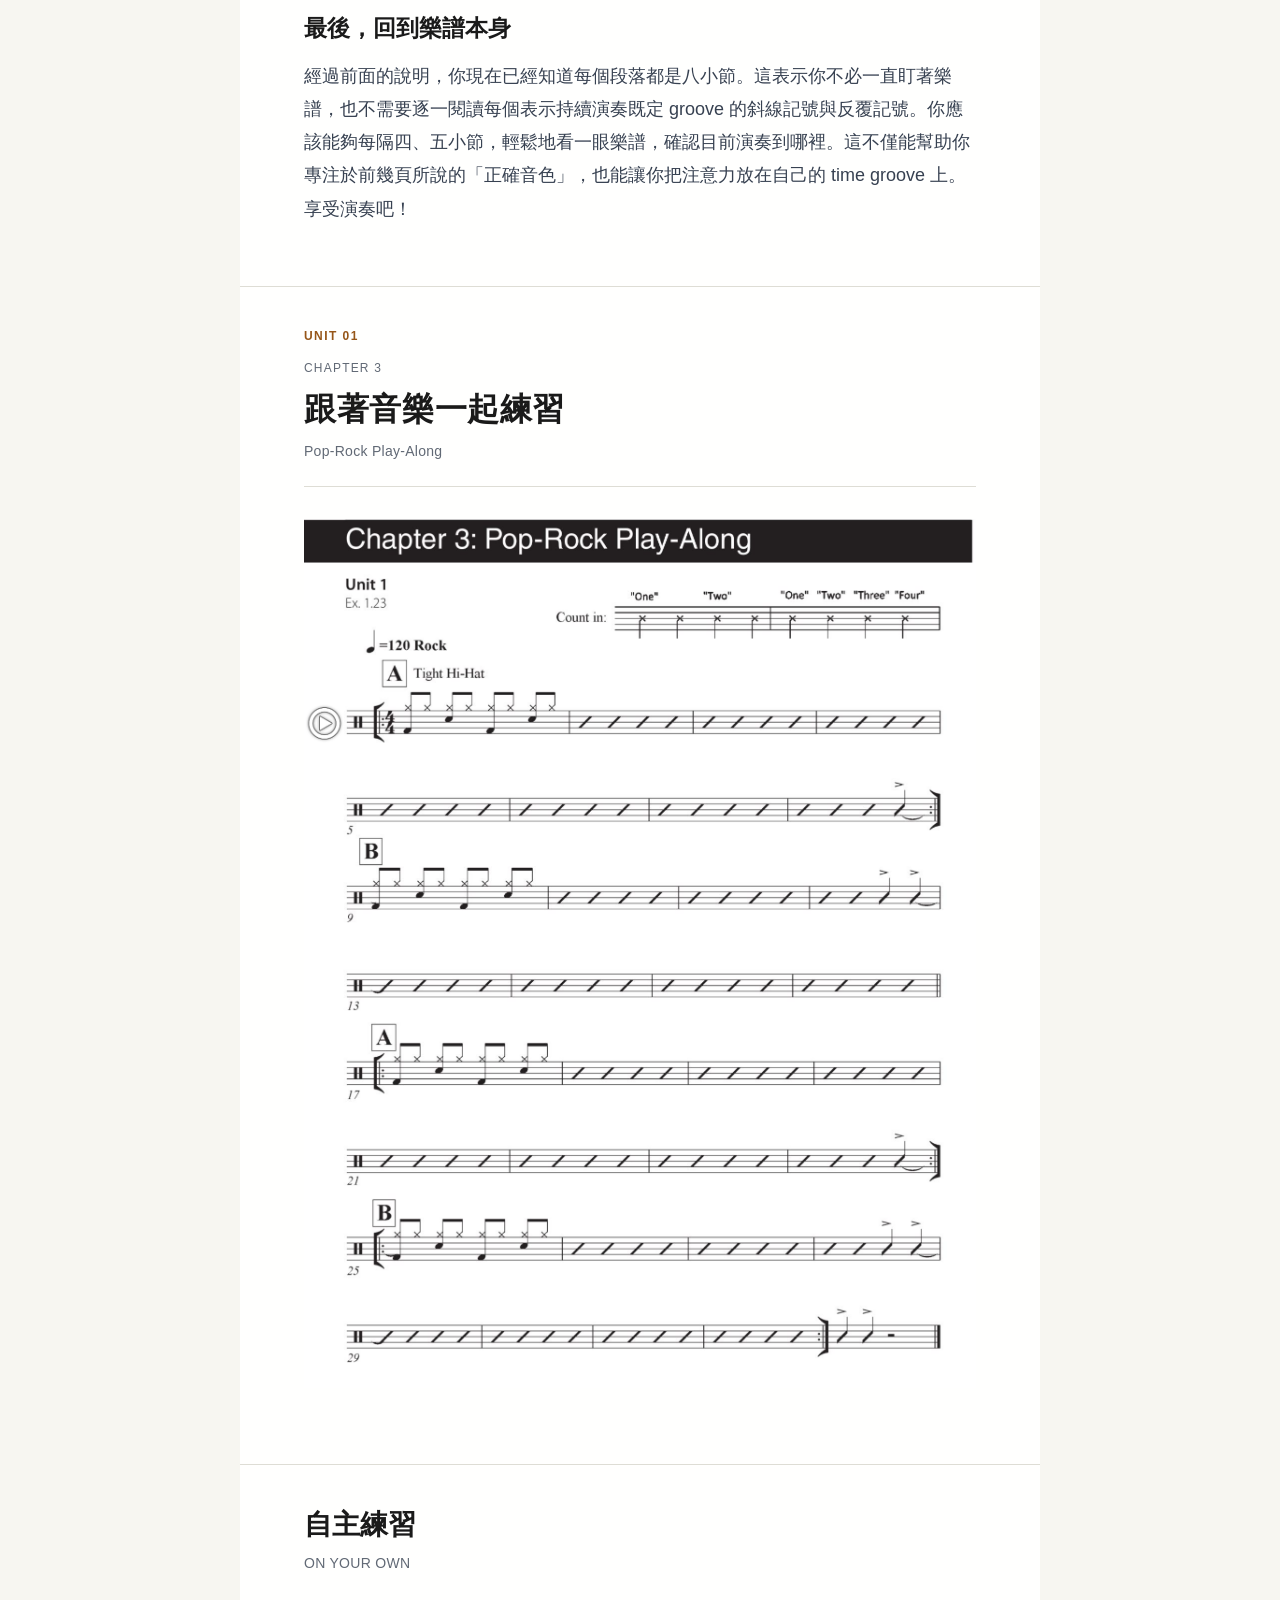
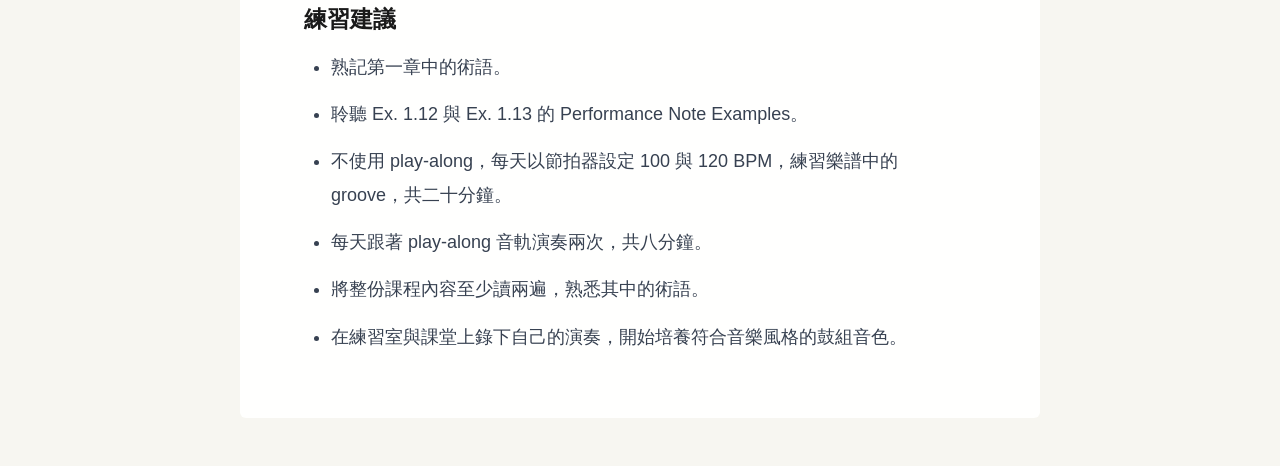
<file: unit-1.html>
<!doctype html>
<html lang="zh-Hant-TW"><head><meta charset="utf-8"><meta name="viewport" content="width=device-width,initial-scale=1">
<meta name="description" content="Performance 1 · Unit 1：流行搖滾、演奏要點、play-along 與練習建議。"><meta name="theme-color" content="#1b1b1b"><title>完整 Unit 1｜Performance 1</title><link rel="stylesheet" href="style.css?v=fc787db4d537"><link rel="icon" href="data:,"></head>
<body class="blog"><a class="skip" href="#content">跳至正文</a><header class="publication">PERFORMANCE <b>1</b> <span>／ UNIT 1</span></header><main id="content"><article class="post"><section class="sheet" id="page-1"><header class="chapter-head"><div class="unit">UNIT 01</div><h1><small>CHAPTER 1</small>流行搖滾入門</h1><div class="subtitle">Intro to Pop-Rock</div></header>
<p>「Top 40」是音樂產業的慣用說法，指最受歡迎、最暢銷，也最常被播放的流行歌曲。隨著時間演變，這個詞也會用來指某個年代的熱門歌曲。本次 play-along 的樂譜採用穩定的八分音符節奏，屬於流行舞曲風格，接近 Maroon 5、Michael Jackson、Lady Gaga 等人的作品。</p><h2>結構：八小節樂句</h2><p>這份樂譜採用多數搖滾與流行音樂常見的結構：八小節樂句。這個樂句共有八個小節，第一小節之後的每個小節都以表示持續演奏既定 groove 的斜線記號標示。此外，也可以為各個樂句加上標示樂曲段落的 A、B 等字母、反覆記號，或同時使用兩者。</p>
<figure id="ex-1" class="score"><figcaption>Ex. 1.1</figcaption>
<a href="assets/ex-1-01.png" target="_blank" rel="noopener" aria-label="放大Ex. 1.1"><img src="assets/ex-1-01.png" alt="原版鼓譜，Ex. 1.1" decoding="async"></a></figure>
<h2>表示持續演奏既定 groove 的斜線記號</h2><p>這些斜線記號除了標示小節中的各拍，例如第 1、2、3、4 拍，也表示鼓手要持續演奏既定的 groove。</p>
<figure id="ex-2" class="score"><figcaption>Ex. 1.2</figcaption>
<a href="assets/ex-1-02.png" target="_blank" rel="noopener" aria-label="放大Ex. 1.2"><img src="assets/ex-1-02.png" alt="原版鼓譜，Ex. 1.2" decoding="async"></a></figure>
<p>當 groove 已經寫成樂譜後，後續就可以用這些斜線記號代替完整記譜，標示持續演奏這個 groove 時的各拍。</p>
<figure id="ex-3" class="score"><figcaption>Ex. 1.3</figcaption>
<a href="assets/ex-1-03.png" target="_blank" rel="noopener" aria-label="放大Ex. 1.3"><img src="assets/ex-1-03.png" alt="原版鼓譜，Ex. 1.3" decoding="async"></a></figure>
<h2>標示樂曲段落的 A、B 等字母</h2><p>在這個以八小節樂句構成的結構中，每新增一個段落，也就是另一個八小節樂句，就會用 A、B 等字母標示。每個字母都代表歌曲中的不同段落，也可以用來標示重要的音樂特徵，例如結構上的差異。</p>
<figure id="ex-4" class="score compact"><figcaption>Ex. 1.4</figcaption>
<a href="assets/ex-1-04.png" target="_blank" rel="noopener" aria-label="放大Ex. 1.4"><img src="assets/ex-1-04.png" alt="原版鼓譜，Ex. 1.4" decoding="async"></a></figure></section><section class="sheet" id="page-2"><h2>反覆記號</h2><div class="repeat-layout"><figure id="ex-5" class="score"><figcaption>Ex. 1.5</figcaption>
<a href="assets/ex-1-05.png" target="_blank" rel="noopener" aria-label="放大Ex. 1.5"><img src="assets/ex-1-05.png" alt="原版鼓譜，Ex. 1.5" decoding="async"></a></figure><div>
<p>同一個八小節樂句如果要再演奏一次，不必把相同的內容寫兩遍，只要用反覆開始記號和反覆結束記號標示即可。因此，演奏到第八小節結束時，就要立刻回到這個樂句的第一小節，再演奏一次。例如：</p>
</div></div><figure id="ex-6" class="score original-number"><figcaption>Ex. 1.6</figcaption>
<a href="assets/ex-1-06.png" target="_blank" rel="noopener" aria-label="放大Ex. 1.6"><img src="assets/ex-1-06.png" alt="原版鼓譜，Ex. 1.6" decoding="async"></a></figure><h2>Ensemble Figures</h2><p>Ensemble figures 是全樂團一起演奏的節奏，寫在五線譜的中間。遇到這些節奏時，要優先演奏它們，而不是繼續依斜線記號演奏既定的 groove。在這份樂譜中，A 段第八小節的第四拍就有 ensemble figures，位置正好在進入 B 段之前。</p>
<figure id="ex-7" class="score original-number"><figcaption>Ex. 1.7</figcaption>
<a href="assets/ex-1-07.png" target="_blank" rel="noopener" aria-label="放大Ex. 1.7"><img src="assets/ex-1-07.png" alt="原版鼓譜，Ex. 1.7" decoding="async"></a></figure><p>因此，你需要和樂團一起強調這些節奏。一個合適的演奏方式，是在第四拍加入 cymbal crash，和原本就會在這一拍演奏的小鼓同時落點。</p>
<figure id="ex-8" class="score original-number"><figcaption>Ex. 1.8</figcaption>
<a href="assets/ex-1-08.png" target="_blank" rel="noopener" aria-label="放大Ex. 1.8"><img src="assets/ex-1-08.png" alt="原版鼓譜，Ex. 1.8" decoding="async"></a></figure></section><section class="sheet" id="page-3"><p>樂譜 B 段第四小節的第三拍和第四拍，也有 ensemble figures。</p>
<figure id="ex-9" class="score"><figcaption>Ex. 1.9</figcaption>
<a href="assets/ex-1-09.png" target="_blank" rel="noopener" aria-label="放大Ex. 1.9"><img src="assets/ex-1-09.png" alt="原版鼓譜，Ex. 1.9" decoding="async"></a></figure><p>同樣地，你需要和樂團一起強調這些節奏。一個合適的演奏方式，是在第三拍同時演奏大鼓與 cymbal crash，第四拍則同時演奏小鼓與 cymbal crash。</p>
<figure id="ex-10" class="score"><figcaption>Ex. 1.10</figcaption>
<a href="assets/ex-1-10.png" target="_blank" rel="noopener" aria-label="放大Ex. 1.10"><img src="assets/ex-1-10.png" alt="原版鼓譜，Ex. 1.10" decoding="async"></a></figure><p>樂譜結尾的最後一個小節，在第一拍和第二拍也有 ensemble figures。</p>
<figure id="ex-11" class="score"><figcaption>Ex. 1.11</figcaption>
<a href="assets/ex-1-11.png" target="_blank" rel="noopener" aria-label="放大Ex. 1.11"><img src="assets/ex-1-11.png" alt="原版鼓譜，Ex. 1.11" decoding="async"></a></figure><p>這裡也需要和樂團一起強調這些節奏。一個合適的演奏方式，是在最後一個小節的第一拍和第二拍，每一拍都同時演奏小鼓、落地鼓和大鼓。</p>
<figure id="ex-12" class="score"><figcaption>Ex. 1.12</figcaption>
<a href="assets/ex-1-12.png" target="_blank" rel="noopener" aria-label="放大Ex. 1.12"><img src="assets/ex-1-12.png" alt="原版鼓譜，Ex. 1.12" decoding="async"></a></figure><h2>速度標示</h2><p>速度標示用來說明音樂的演奏速度，以每分鐘的拍數（BPM）表示，通常也會指定用哪一種音符作為一拍。下方的例子是以四分音符為一拍，每分鐘 120 拍。</p>
<figure id="ex-13" class="score compact"><figcaption>Ex. 1.13</figcaption>
<a href="assets/ex-1-13.png" target="_blank" rel="noopener" aria-label="放大Ex. 1.13"><img src="assets/ex-1-13.png" alt="原版鼓譜，Ex. 1.13" decoding="async"></a></figure></section><section class="sheet" id="page-4"><h2>The Count-Off</h2><p>Count-off 可以說是「你演奏生涯中最重要的四個音」。這四聲數拍搭配 stick clicks，會決定這首歌，以及接下來幾分鐘演奏的速度。因此，你要特別留意 count-off，確保樂團每位成員都能清楚聽見，而且速度穩定。</p>
<p>演奏本教材各單元的樂譜時，要在樂曲開始前兩個小節進行 count-off，數法如下：</p>
<p><strong>1－2……1－2－3－4</strong></p>
<figure id="ex-14" class="score"><figcaption>Ex. 1.14</figcaption>
<a href="assets/ex-1-14.png" target="_blank" rel="noopener" aria-label="放大Ex. 1.14"><img src="assets/ex-1-14.png" alt="原版鼓譜，Ex. 1.14" decoding="async"></a></figure><p>把 count-off 和樂譜接在一起，開頭的演奏方式如下：</p>
<figure id="ex-15" class="score"><figcaption>Ex. 1.15</figcaption>
<a href="assets/ex-1-15.png" target="_blank" rel="noopener" aria-label="放大Ex. 1.15"><img src="assets/ex-1-15.png" alt="原版鼓譜，Ex. 1.15" decoding="async"></a></figure></section><section class="sheet chapter-two chapter-opening" id="page-5"><header class="chapter-head"><div class="unit">UNIT 01</div><h1><small>CHAPTER 2</small>演奏要點與音色</h1><div class="subtitle">Performance Notes and Sound</div></header><p>就像樂譜有特定的 groove、樂句長度與 chord progression，也會有相應的演奏方式與鼓組音色。光把節奏型打對還不夠，還必須以正確的音色與 feel 演奏。因此，我們會拆解這個 groove，說明 hi-hat、小鼓與大鼓各自適合的 articulations。</p>
<figure class="score" id="ex-16"><figcaption>Ex. 1.16</figcaption><a href="assets/ex-1-16.png" target="_blank" rel="noopener" aria-label="放大 Ex. 1.16"><img src="assets/ex-1-16.png" alt="Ex. 1.16 原版樂譜或演奏示範" decoding="async"></a></figure><p>這份樂譜以單手在 hi-hat 上演奏緊實且一致的八分音符 groove，搭配強而有力的大鼓與小鼓 backbeat；這種演奏方式已出現在數以千計的錄音作品中。雖然技巧上不難，要讓這個 groove 的 feel 和聲音都好，卻相當不容易。你必須特別留意，確保四肢的落點彼此對齊。因此，每當小鼓或大鼓與 hi-hat 落在同一個時間點時，都應該完全同時發聲，不能出現「flams」。</p><h2>音色</h2><p>現在你已了解基本的演奏方式，接下來我們會更詳細地看看，如何做到這些 articulations。</p><h2>大鼓</h2><p>大鼓的節奏型要打得非常有力，展現氣勢與衝擊力。這可以透過三個重要策略來達成，分別是：</p>
<div class="bass-details"><figure class="score source-number" id="ex-17"><figcaption>Ex. 1.17</figcaption><a href="assets/ex-1-17.png" target="_blank" rel="noopener" aria-label="放大 Ex. 1.17"><img src="assets/ex-1-17.png" alt="Ex. 1.17 原版樂譜或演奏示範" decoding="async"></a></figure><h3>1. 使用 bass drum beater 的塑膠面，或表面堅硬的 bass drum beater</h3><p>許多搖滾與流行音樂鼓手會這樣選擇，因為這能讓每次踩踏的衝擊帶出清晰的力道與 attack，而不是溫暖的「emmooph」聲。要讓大鼓聲穿透強烈的人聲、失真吉他與強勁的 bass cabinets 聲音，這是非常合適的選擇。</p><h3>2. Burying the bass drum beater into the bass drum head</h3><p>每次敲擊後，讓 bass drum beater 持續壓住鼓皮也非常重要。這不僅會稍微抑制鼓的共鳴，配合表面堅硬的 bass drum beater，也能讓敲擊瞬間多一層 attack。不過，你必須確實把 bass drum beater 壓緊在鼓皮上，避免它與鼓皮之間產生不必要的雜振聲。</p></div></section><section class="sheet chapter-two" id="page-6"><h2>小鼓</h2><p>小鼓每一下都應該打得非常一致，聲音清脆、有穿透力。此外，每一下小鼓都應該使用 rimshot，也就是在完全相同的時間點，擊中鼓皮中央與鼓框。</p><p>大多數鼓手以為，rimshot 要靠像原始人那樣大幅揮動手臂來演奏。這種想法與事實相去甚遠。實際上，由手腕帶動起始動作，再由手指完成敲擊，才能讓 rimshot 最響亮、最有效。以下分成兩個步驟來看：</p>
<ol><li>瞄準小鼓鼓皮中央，以手腕啟動敲擊動作（Ex. 1.18）。</li><li>接著，在即將擊中鼓框與鼓皮中央之前，用後面三根手指握緊鼓棒。這會讓原本就有力的敲擊多出清脆的 attack，動作很像空手道的手刀！見Ex. 1.18–1.20。</li></ol>
<figure class="score source-number" id="ex-18-20"><figcaption>Ex. 1.18–1.20</figcaption><a href="assets/ex-1-18-20.png" target="_blank" rel="noopener" aria-label="放大 Ex. 1.18–1.20"><img src="assets/ex-1-18-20.png" alt="Ex. 1.18–1.20 原版樂譜或演奏示範" decoding="async"></a></figure><h2>Hi-Hat</h2><p>這個八分音符節奏型應該打得平均，音量中等偏大。要達到這樣的聲音，請使用鼓棒的 shoulder，也就是緊接在棒頭下方的部位（Ex. 1.18）。接著，用這個部位敲擊 hi-hat 鈸片的邊緣，而非上表面（Ex. 1.19）。這樣能得到厚實、同時又能控制強弱的 hi-hat 音色。相較之下，降低 hi-hat 的音量也會產生 dynamic illusion，讓大鼓與小鼓在整體鼓組聲音中，自然聽起來更大聲。</p>
<p><strong>重要：不要用棒頭敲擊 hi-hat 的上表面。這樣聽起來可能會很俗氣，像鼓機一樣！</strong></p>
<figure class="score source-number" id="ex-21-22"><figcaption>Ex. 1.21–1.22</figcaption><a href="assets/ex-1-21-22.png" target="_blank" rel="noopener" aria-label="放大 Ex. 1.21–1.22"><img src="assets/ex-1-21-22.png" alt="Ex. 1.21–1.22 原版樂譜或演奏示範" decoding="async"></a></figure></section><section class="sheet chapter-two" id="page-7"><h2>合在一起演奏</h2><p>最後呈現的效果，是強勁、充滿衝擊力且氣勢十足的大鼓聲，搭配像空手道手刀般的 rimshot，以及厚實但控制得宜的 hi-hat。這樣的演奏方式，能與歌曲中的 arpeggiated guitar patterns，以及以節奏推動的 bass textures 完美搭配。</p><h2>最後，回到樂譜本身</h2><p>經過前面的說明，你現在已經知道每個段落都是八小節。這表示你不必一直盯著樂譜，也不需要逐一閱讀每個表示持續演奏既定 groove 的斜線記號與反覆記號。你應該能夠每隔四、五小節，輕鬆地看一眼樂譜，確認目前演奏到哪裡。這不僅能幫助你專注於前幾頁所說的「正確音色」，也能讓你把注意力放在自己的 time groove 上。享受演奏吧！</p></section><section class="sheet score-page chapter-opening" id="page-8"><header class="chapter-head"><div class="unit">UNIT 01</div><h1><small>CHAPTER 3</small>跟著音樂一起練習</h1><div class="subtitle">Pop-Rock Play-Along</div></header><figure class="score source-number" id="ex-23"><figcaption>Ex. 1.23</figcaption><a href="assets/ex-1-23.png" target="_blank" rel="noopener" aria-label="放大 Ex. 1.23"><img src="assets/ex-1-23.png" alt="Ex. 1.23 原版樂譜或演奏示範" decoding="async"></a></figure></section><section class="sheet practice-page" id="page-9"><header class="practice-head"><h1 class="practice-title">自主練習</h1><div class="subtitle">ON YOUR OWN</div></header><h2>練習建議</h2><ul><li>熟記第一章中的術語。</li><li>聆聽 Ex. 1.12 與 Ex. 1.13 的 Performance Note Examples。</li><li>不使用 play-along，每天以節拍器設定 100 與 120 BPM，練習樂譜中的 groove，共二十分鐘。</li><li>每天跟著 play-along 音軌演奏兩次，共八分鐘。</li><li>將整份課程內容至少讀兩遍，熟悉其中的術語。</li><li>在練習室與課堂上錄下自己的演奏，開始培養符合音樂風格的鼓組音色。</li></ul></section></article></main></body></html>
</file>
<file: style.css>
:root{color-scheme:light;--accent:#ffa31a;--ink:#292929;--muted:#666;--paper:#fff;--background:#1b1b1b;--panel:#292929;--border:#808080}
*{box-sizing:border-box}html{scroll-behavior:smooth;scroll-padding-top:88px}body{margin:0;background:var(--background);color:var(--ink);font-family:"PingFang TC","Noto Sans TC","Microsoft JhengHei",sans-serif;-webkit-font-smoothing:antialiased}.skip{position:absolute;left:-9999px}.skip:focus{left:12px;top:70px;background:#fff;padding:12px;z-index:5}a{color:inherit}button,a{-webkit-tap-highlight-color:transparent}a:focus-visible,button:focus-visible{outline:3px solid var(--accent);outline-offset:4px}.toolbar{position:sticky;top:0;z-index:2;display:flex;align-items:center;justify-content:space-between;gap:20px;background:#1b1b1bf2;color:#fff;backdrop-filter:blur(12px);border-bottom:1px solid var(--border);padding:14px max(24px,calc((100vw - 1000px)/2));font-size:13px}.brand{text-decoration:none;letter-spacing:.12em;font-weight:650;white-space:nowrap}.brand b{color:var(--accent)}.page-nav{display:flex;gap:8px}.page-nav a{text-decoration:none;display:grid;place-items:center;min-width:32px;min-height:32px;border:1px solid var(--border);border-radius:50%}.page-nav a:hover,.page-nav a[aria-current]{background:var(--accent);color:#1b1b1b;border-color:var(--accent)}button{font:inherit;border:1px solid var(--border);border-radius:4px;background:var(--panel);color:#fff;padding:8px 13px;cursor:pointer;white-space:nowrap}.reader-note{max-width:210mm;margin:24px auto 12px;display:flex;justify-content:space-between;color:#fff;font-size:12px;padding:0 2px}.reader-note span{color:#ccc}.sheet{position:relative;width:210mm;min-height:297mm;margin:0 auto 26px;padding:14mm 15mm 18mm;background:var(--paper);box-shadow:0 5px 26px #00000040;font-size:14px;line-height:1.72}.sheet p{margin:9px 0 12px;line-break:strict;overflow-wrap:break-word}.sheet h2{font-size:18px;line-height:1.35;font-weight:700;margin:19px 0 8px;break-after:avoid}.chapter-head{margin:-14mm -15mm 20px;background:var(--panel);color:white;padding:25px 15mm 18px;border-bottom:7px solid var(--accent)}.unit{font-size:27px;letter-spacing:.1em;line-height:1.25}.unit span{font-size:12px;letter-spacing:.2em;display:inline-block;margin-left:14px;color:#ccc}.chapter-head h1{font-size:30px;font-weight:650;letter-spacing:.08em;margin:15px 0 3px}.chapter-head small{display:block;font-size:13px;letter-spacing:.16em;font-weight:400;margin-bottom:5px}.subtitle{font-size:13px;color:#ddd;letter-spacing:.035em}.running{display:flex;justify-content:space-between;font-size:10px;letter-spacing:.08em;color:var(--muted);margin-bottom:20px;border-bottom:1px solid #ddd;padding-bottom:8px}.running+h2{margin-top:0}.score{margin:8px 0 15px;break-inside:avoid;page-break-inside:avoid}.score figcaption{font-size:11px;color:var(--muted);margin-bottom:4px;line-height:1.4}.score a{display:block;cursor:zoom-in}.score img{display:block;width:100%;height:auto;background:white}.score.compact img{width:auto;max-width:100%;height:68px;margin:0 auto}.repeat-layout{display:grid;grid-template-columns:40% 1fr;gap:18px;align-items:center;margin-bottom:4px}.repeat-layout .score{margin:0}.repeat-layout p{margin:0}.folio{position:absolute;bottom:9mm;left:15mm;right:15mm;display:flex;justify-content:space-between;color:var(--muted);font-size:10px;line-height:1.2}.folio small{font-size:9px;color:var(--muted)}.credits{max-width:210mm;margin:0 auto;padding:0 0 32px;font-size:11px;color:#ccc;line-height:1.7}.credits p{margin:5px 0}
@media(max-width:820px){.toolbar{padding:10px 16px;gap:10px}.reader-note{margin:16px 16px 10px}.sheet{width:calc(100% - 24px);min-height:0;padding:30px 28px 55px;margin-bottom:16px}.chapter-head{margin:-30px -28px 22px;padding:24px 28px 18px}.folio{left:28px;right:28px;bottom:20px}.credits{padding:4px 22px 28px}.sheet h2{font-size:18px}}
@media(max-width:520px){.toolbar{flex-wrap:wrap}.brand{font-size:12px}.page-nav{order:3;width:100%;justify-content:center;gap:18px}.page-nav a{min-width:34px;min-height:34px}.toolbar button{font-size:12px;padding:8px 10px}.sheet{font-size:16px;line-height:1.8;padding:26px 20px 52px}.sheet p{margin:12px 0 16px}.chapter-head{margin:-26px -20px 22px;padding:24px 20px 18px}.chapter-head h1{font-size:28px}.unit{font-size:23px}.sheet h2{margin-top:24px}.repeat-layout{grid-template-columns:1fr;gap:14px}.repeat-layout .score{max-width:70%}.score{margin:12px 0 20px}.score figcaption{font-size:12px}.folio{left:20px;right:20px}.reader-note{font-size:11px}.reader-note span{max-width:40%;text-align:right}.score.compact img{height:68px}}
@page{size:A4;margin:0}
@media print{html{scroll-behavior:auto}body{background:#fff}.toolbar,.reader-note,.credits,.skip{display:none!important}.sheet{width:210mm;min-height:297mm;margin:0;padding:14mm 15mm 18mm;box-shadow:none;break-after:page;page-break-after:always;font-size:10.2pt;line-height:1.65}.sheet:last-child{break-after:auto;page-break-after:auto}.chapter-head{-webkit-print-color-adjust:exact;print-color-adjust:exact;margin:-14mm -15mm 18px;padding:23px 15mm 17px}.chapter-head h1{font-size:27px}.sheet h2{font-size:16px;margin-top:16px}.sheet p{margin:8px 0 10px}.score{margin:6px 0 12px}.score figcaption{font-size:9px}.score.compact img{height:60px}.running{margin-bottom:15px}.folio{left:15mm;right:15mm;bottom:9mm}.repeat-layout{grid-template-columns:40% 1fr;gap:16px}.repeat-layout .score{max-width:none}.score a{text-decoration:none}}
.score.original-number figcaption{position:absolute;width:1px;height:1px;padding:0;margin:-1px;overflow:hidden;clip:rect(0,0,0,0);white-space:nowrap;border:0}
@media print{.score{margin:5px 0 10px}}
@media print{.sheet{min-height:296mm;font-size:9.5pt;line-height:1.55}.sheet p{margin:6px 0 8px}.sheet h2{font-size:15px;margin:12px 0 6px}.chapter-head{padding-top:16px;padding-bottom:12px;margin-bottom:14px}.chapter-head h1{font-size:25px;margin-top:10px}.unit{font-size:24px}.score{margin:5px 0 8px}.score.compact img{height:54px}}
/* Unit 1 chapters; original score lettering remains in the images. */
.chapter-nav{max-width:210mm;margin:16px auto 0;display:flex;gap:8px;flex-wrap:wrap;padding:0 2px;font-size:13px}.chapter-nav a{padding:8px 12px;text-decoration:none;color:#fff;background:var(--panel);border:1px solid var(--border);border-radius:4px}.chapter-nav a[aria-current]{background:var(--accent);color:#1b1b1b;border-color:var(--accent)}.sheet h3{font-size:14px;line-height:1.5;margin:12px 0 5px;break-after:avoid;overflow-wrap:anywhere}.sheet li{margin-bottom:9px}.sheet ol,.sheet ul{padding-left:24px}.chapter-opening>.running{display:none}.bass-details{display:flow-root}.bass-details>.score{float:left;width:35%;margin:8px 20px 8px 0}.source-number figcaption{position:absolute;width:1px;height:1px;overflow:hidden;clip:rect(0,0,0,0);white-space:nowrap}.score-page .score{margin:0}.score-page .score img{max-height:252mm;object-fit:contain}.practice-title{font-size:27px;margin:26px 0 30px}.practice-page li{margin-bottom:20px}.chapter-two .score img{max-height:320px;object-fit:contain}.chapter-two #ex-16 img{max-height:110px}.chapter-two #ex-21-22 img{max-height:160px}
@media(max-width:820px){.chapter-nav{margin:12px 16px 0}.score-page .score img{max-height:none}}
@media(max-width:520px){.page-nav{gap:8px;flex-wrap:wrap}.chapter-nav{gap:6px;font-size:12px}.chapter-nav a{padding:7px 9px}.bass-details>.score{float:none;width:65%;margin:14px auto}.sheet h3{font-size:16px}.chapter-two .score img{max-height:none}.chapter-two #ex-16 img,.chapter-two #ex-21-22 img{max-height:none}}
@media print{.chapter-nav{display:none!important}.chapter-two .score img{max-height:66mm}.chapter-two #ex-16 img{max-height:25mm}.chapter-two #ex-21-22 img{max-height:35mm}.chapter-two h3{font-size:9.5pt;line-height:1.4;margin:7px 0 4px}.chapter-two li{margin-bottom:5px}.bass-details>.score{float:left;width:32%;margin:5px 14px 7px 0}.score-page .score img{max-height:251mm}.practice-page li{margin-bottom:16px}}
@media(max-width:520px){html{scroll-padding-top:154px}.page-nav{gap:6px}.page-nav a{min-width:32px;min-height:32px}}

/* Orange / charcoal palette: keep original score and photo pixels unchanged. */
::selection{background:var(--accent);color:#1b1b1b}
.skip:focus{color:var(--ink)}
.brand:hover,.brand:active{color:var(--accent)}
.chapter-nav a:hover,button:hover{background:var(--accent);color:#1b1b1b;border-color:var(--accent)}
.page-nav a:active,.chapter-nav a:active,button:active{background:#fff;color:#1b1b1b;border-color:#fff}
.sheet a:focus-visible,.sheet a:hover{outline:3px solid #995900;outline-offset:4px}
@media print{
  body,.sheet,.chapter-head{background:#fff;color:#292929}
  .chapter-head{border-bottom-color:#808080;-webkit-print-color-adjust:economy;print-color-adjust:economy}
  .unit span,.subtitle,.running,.folio,.folio small,.score figcaption{color:#595959}
  .score a:hover,.score a:focus-visible{outline:none}
}

/* Translation posts: continuous reading, without source-page navigation. */
.blog{scroll-padding-top:0}
.publication{max-width:210mm;margin:0 auto;padding:28px 0;color:#fff;font-size:13px;letter-spacing:.12em}
.publication b{color:var(--accent)}
.publication span{color:#ccc}
.post{max-width:210mm;margin:0 auto 48px;background:var(--paper)}
.post .sheet{width:100%;min-height:0;margin:0;padding:0 15mm 24px;box-shadow:none}
.post .sheet:first-child{padding-top:14mm}
.post .chapter-opening{padding-top:14mm}
.post .chapter-head{margin-bottom:28px}
.post .score-page .score img{max-height:none}
.post .practice-title{margin-top:0}
@media(max-width:820px){
 .publication{padding:24px}
 .post{margin:0 12px 24px}
 .post .sheet{padding:0 28px 24px}
 .post .sheet:first-child,.post .chapter-opening{padding-top:30px}
}
@media(max-width:520px){
 .publication{padding:22px 20px}
 .post .sheet{padding:0 20px 20px}
 .post .sheet:first-child,.post .chapter-opening{padding-top:26px}
}
@media print{
 .publication{color:#292929;padding:0 15mm 8mm}
 .publication b,.publication span{color:#292929}
 .post{margin:0;max-width:none}
 .post .sheet{min-height:0;break-after:auto;page-break-after:auto}
}

/* Unit-wide closing suggestions, visually separate from the Chapter 3 score. */
.post .practice-page{border-top:7px solid var(--accent);padding-top:32px;padding-bottom:48px}
.practice-head{margin-bottom:28px}
.post .practice-head .practice-title{margin:0 0 8px}
.practice-head .subtitle{color:var(--muted)}
@media(max-width:520px){.post .practice-page{padding-top:28px;padding-bottom:36px}}
@media print{.post .practice-page{border-top-color:#808080;break-before:page;page-break-before:always}}

/* Reading trial 1: screen-only typography and spacing; original media unchanged. */
@media screen{
 body.blog{background:#f7f6f1;color:#374151}
 .blog .publication{max-width:800px;padding:28px 48px 22px;color:#374151;font-size:12px;letter-spacing:.08em}
 .blog .publication b{color:#965619}
 .blog .publication span{color:#616975}
 .blog .post{max-width:800px;margin:0 auto 48px;background:#fffffe;border-radius:6px;overflow:hidden}
 .blog .post .sheet{padding:0 64px 16px;background:transparent;font-size:18px;line-height:1.85}
 .blog .post .sheet:first-child,.blog .post .chapter-opening{padding-top:40px}
 .blog .post .chapter-head{margin:0 0 32px;padding:0 0 24px;background:transparent;color:#1a1a1a;border-bottom:1px solid #deddd5}
 .blog .unit{font-size:12px;font-weight:650;letter-spacing:.12em;color:#965619;line-height:1.5}
 .blog .chapter-head h1{font-size:32px;line-height:1.4;letter-spacing:.02em;margin:14px 0 8px;font-weight:700}
 .blog .chapter-head small{font-size:12px;letter-spacing:.1em;color:#616975;line-height:1.5;margin-bottom:10px}
 .blog .subtitle{font-size:14px;line-height:1.6;letter-spacing:.02em;color:#616975}
 .blog .sheet p{margin:0 0 20px}
 .blog .sheet h2{font-size:23px;line-height:1.5;margin:38px 0 14px;color:#1a1a1a}
 .blog .sheet h3{font-size:19px;line-height:1.6;margin:26px 0 10px;color:#1a1a1a}
 .blog .score{margin:16px 0 28px}
 .blog .score figcaption{font-size:13px;line-height:1.5;color:#616975;margin-bottom:8px}
 .blog .bass-details>.score{margin:8px 24px 18px 0}
 .blog .repeat-layout{gap:24px;margin-bottom:20px}
 .blog .repeat-layout p{margin:0}
 .blog .sheet li{margin-bottom:14px}
 .blog .sheet ul,.blog .sheet ol{padding-left:1.5em;margin:12px 0 24px}
 .blog .post .chapter-opening:not(:first-child){border-top:1px solid #deddd5;margin-top:24px;padding-top:40px}
 .blog .post .practice-page{border-top:1px solid #deddd5;margin-top:32px;padding-top:40px;padding-bottom:40px}
 .blog .practice-head{margin-bottom:28px}
 .blog .post .practice-title{font-size:28px;line-height:1.4;color:#1a1a1a}
 .blog .practice-head+h2{margin-top:0}
 .blog .sheet a:focus-visible,.blog .sheet a:hover{outline:2px solid #965619;outline-offset:4px}
}
@media screen and (max-width:820px){
 .blog .publication{padding:24px 32px 20px}
 .blog .post{margin:0 16px 32px}
 .blog .post .sheet{padding-right:32px;padding-left:32px}
}
@media screen and (max-width:520px){
 .blog .publication{padding:22px 22px 18px;font-size:11px}
 .blog .post{margin:0 0 24px;border-radius:0}
 .blog .post .sheet{padding:0 22px 12px;font-size:17px;line-height:1.85}
 .blog .post .sheet:first-child,.blog .post .chapter-opening{padding-top:28px}
 .blog .post .chapter-head{margin-bottom:26px;padding-bottom:22px}
 .blog .chapter-head h1{font-size:27px;line-height:1.45}
 .blog .sheet h2{font-size:21px;margin-top:32px;margin-bottom:12px}
 .blog .sheet h3{font-size:18px;margin-top:24px}
 .blog .sheet p{margin-bottom:18px}
 .blog .score{margin:14px 0 24px}
 .blog .bass-details>.score{margin:14px auto 24px}
 .blog .repeat-layout{gap:16px}
 .blog .post .chapter-opening:not(:first-child){margin-top:18px;padding-top:30px}
 .blog .post .practice-page{margin-top:24px;padding-top:30px;padding-bottom:32px}
 .blog .post .practice-title{font-size:26px}
}
</file>
